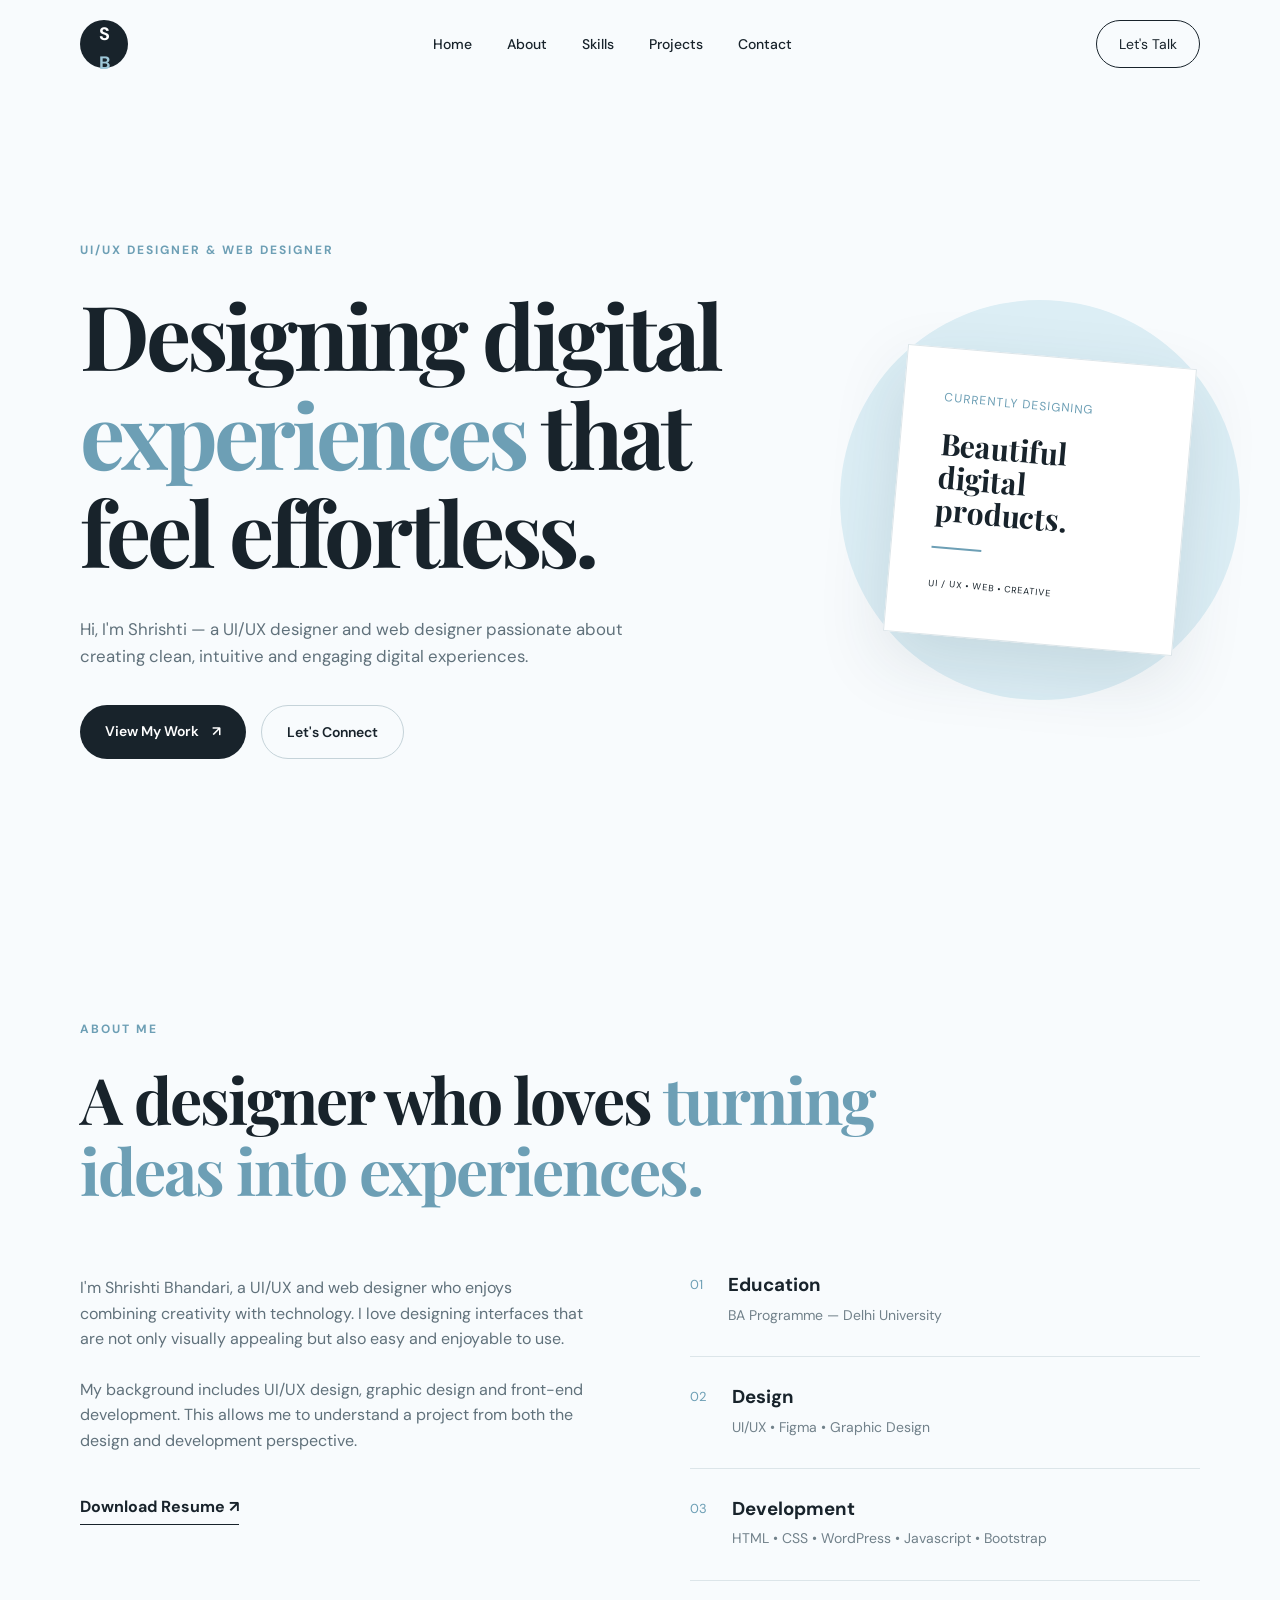
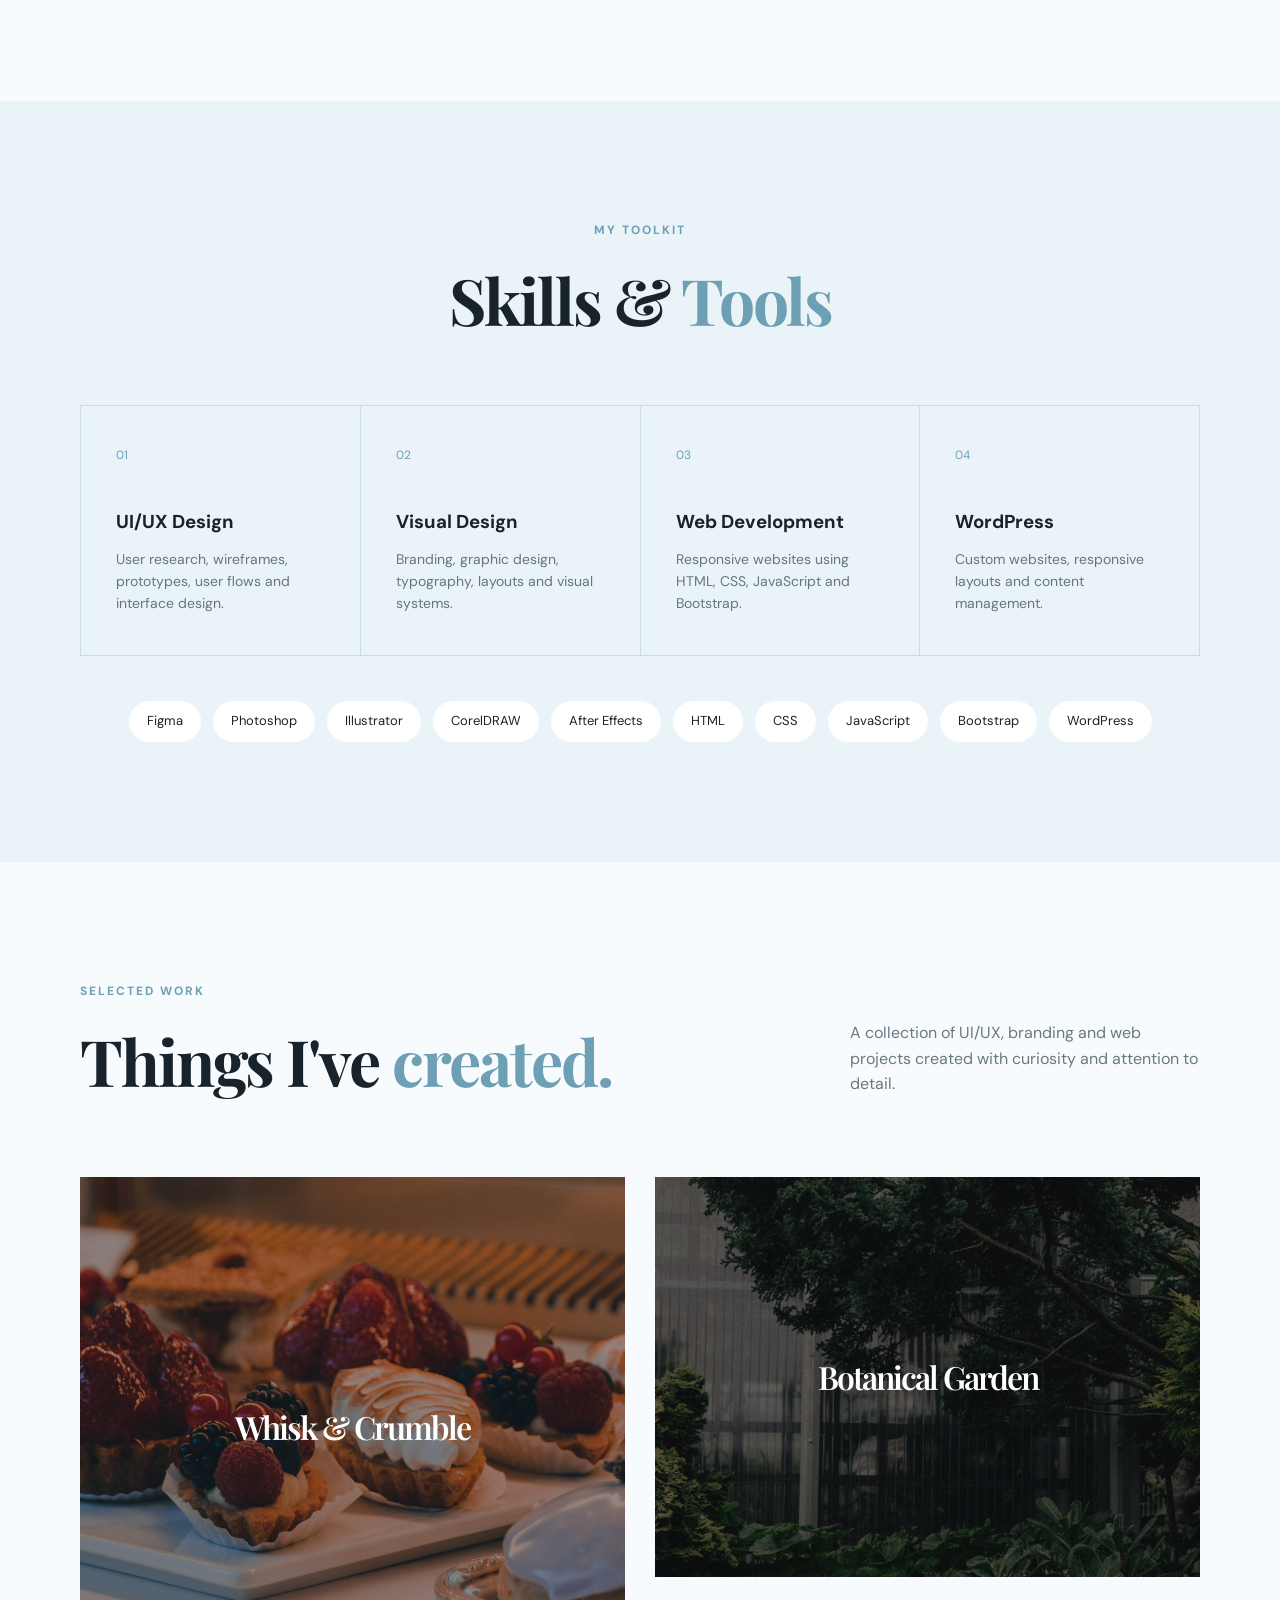
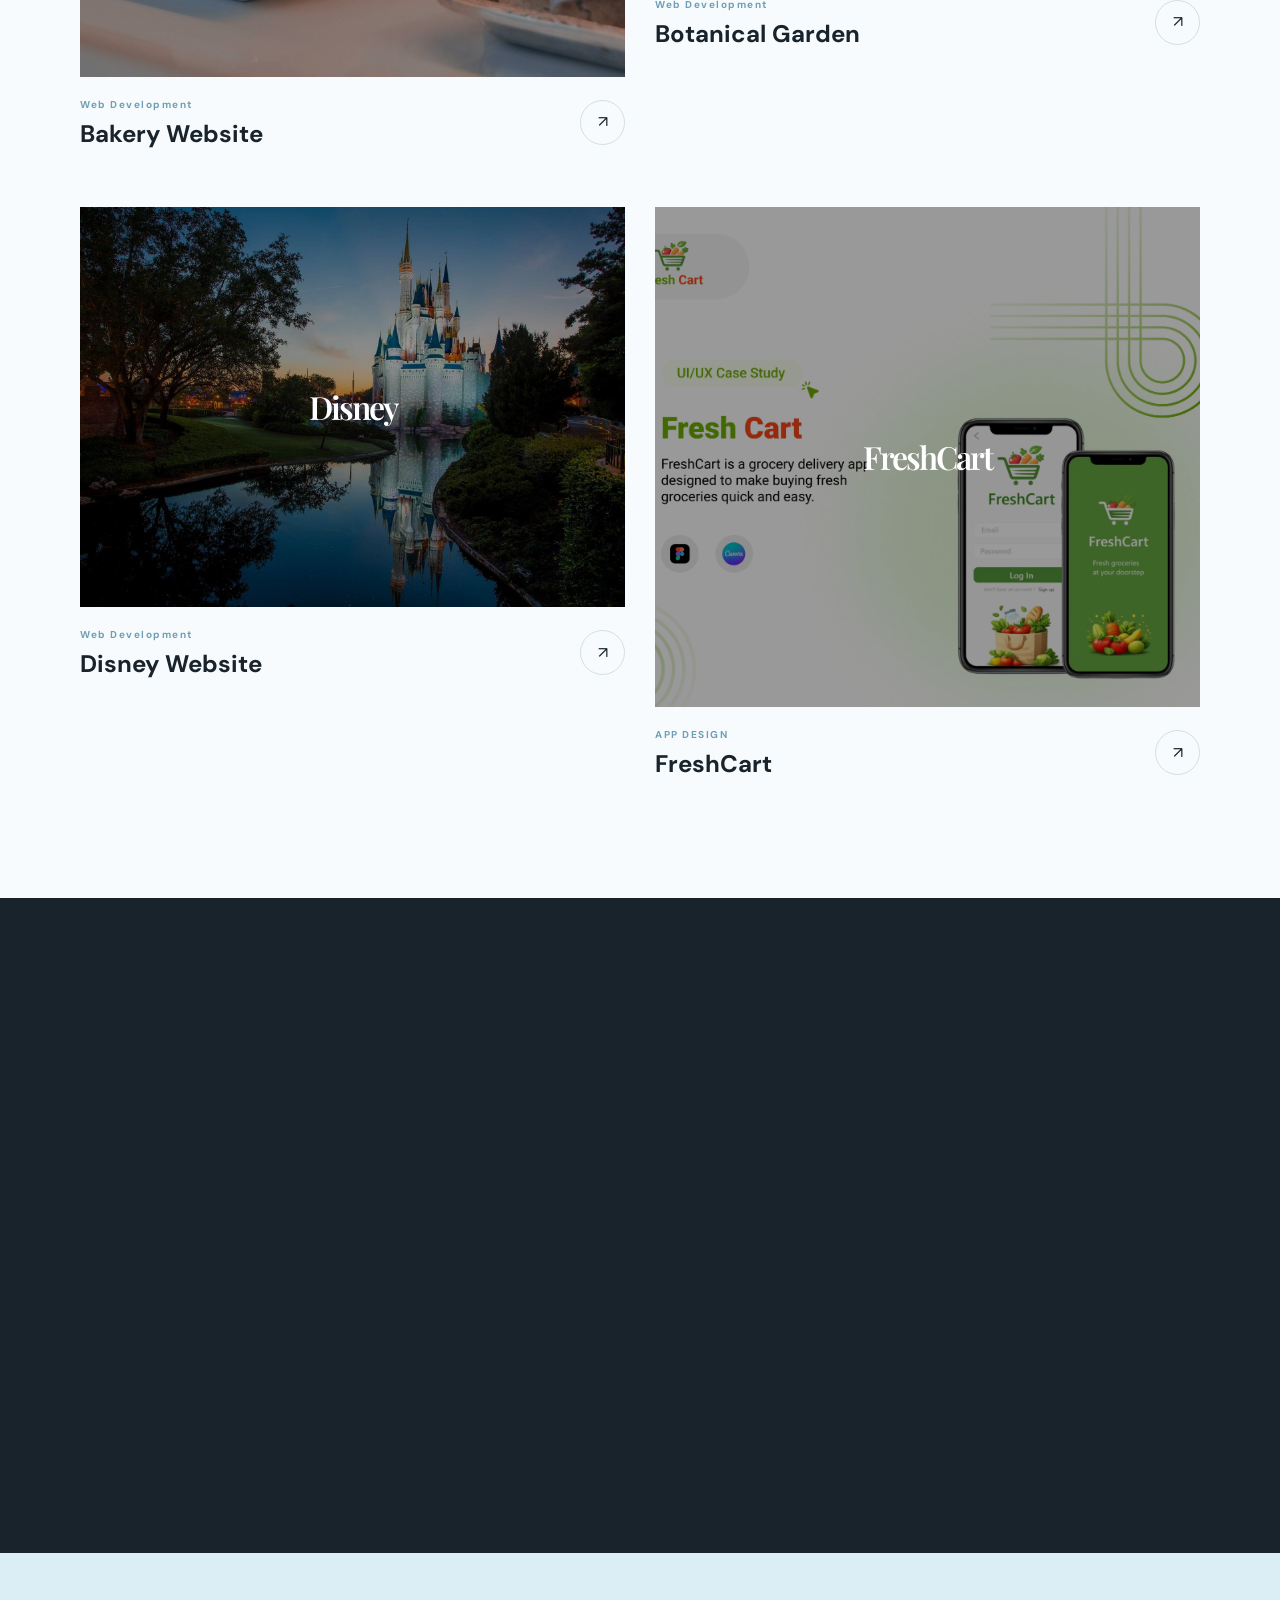
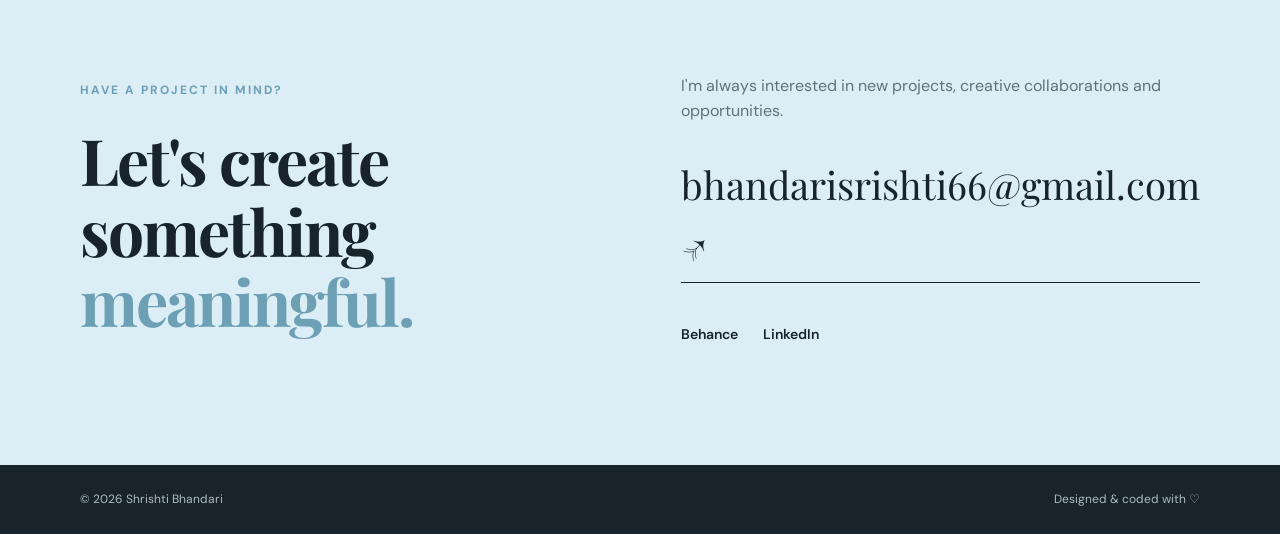
<file: index.html>
<!DOCTYPE html>
<html lang="en">
<head>
    <meta charset="UTF-8">
    <meta name="viewport" content="width=device-width, initial-scale=1.0">

    <meta name="description" content="Shrishti Bhandari - UI/UX Designer and Web Designer Portfolio">

    <title>Shrishti Bhandari | UI/UX Designer</title>

    <!-- Google Font -->
    <link rel="preconnect" href="https://fonts.googleapis.com">
    <link rel="preconnect" href="https://fonts.gstatic.com" crossorigin>
    <link href="https://fonts.googleapis.com/css2?family=DM+Sans:wght@400;500;600;700&family=Playfair+Display:wght@500;600;700&display=swap" rel="stylesheet">

    <link rel="stylesheet" href="css/style.css">
</head>

<body>

    <!-- ================= NAVBAR ================= -->

    <header class="navbar">
        <div class="container nav-container">

            <a href="#" class="logo">
                S<span>B</span>
            </a>

            <nav class="nav-menu" id="navMenu">
                <a href="#home">Home</a>
                <a href="#about">About</a>
                <a href="#skills">Skills</a>
                <a href="#projects">Projects</a>
                <a href="#contact">Contact</a>
            </nav>

            <a href="#contact" class="nav-button">
                Let's Talk
            </a>

            <button class="menu-toggle" id="menuToggle" aria-label="Open navigation menu" aria-expanded="false">
                ☰
            </button>

        </div>
    </header>


    <!-- ================= HERO ================= -->

    <main>

        <section class="hero" id="home">

            <div class="container hero-container">

                <div class="hero-content reveal reveal-up">

                    <p class="eyebrow">
                        UI/UX DESIGNER & WEB DESIGNER
                    </p>

                    <h1>
                        Designing digital
                        <span>experiences</span>
                        that feel effortless.
                    </h1>

                    <p class="hero-description">
                        Hi, I'm Shrishti — a UI/UX designer and web designer
                        passionate about creating clean, intuitive and engaging
                        digital experiences.
                    </p>

                    <div class="hero-buttons">

                        <a href="#projects" class="primary-button">
                            View My Work
                            <span>↗</span>
                        </a>

                        <a href="#contact" class="secondary-button">
                            Let's Connect
                        </a>

                    </div>

                </div>


                <div class="hero-visual reveal reveal-right">

                    <div class="circle"></div>

                    <div class="hero-card">

                        <p>Currently designing</p>

                        <h3>
                            Beautiful<br>
                            digital products.
                        </h3>

                        <div class="card-line"></div>

                        <span>UI / UX • WEB • CREATIVE</span>

                    </div>

                </div>

            </div>

        </section>


        <!-- ================= ABOUT ================= -->

        <section class="about section" id="about">

            <div class="container">

                <div class="section-heading reveal reveal-up">
                    <p class="eyebrow">ABOUT ME</p>

                    <h2>
                        A designer who loves
                        <span>turning ideas into experiences.</span>
                    </h2>
                </div>


                <div class="about-grid">

                    <div class="about-text reveal reveal-left">

                        <p>
                            I'm Shrishti Bhandari, a UI/UX and web designer
                            who enjoys combining creativity with technology.
                            I love designing interfaces that are not only
                            visually appealing but also easy and enjoyable
                            to use.
                        </p>

                        <p>
                            My background includes UI/UX design, graphic design and front-end development. This
                            allows me to understand a project from both the
                            design and development perspective.
                        </p>

                        <a href="#" class="text-link">
                            Download Resume ↗
                        </a>

                    </div>


                    <div class="about-details reveal reveal-right">

                        <div class="detail">
                            <span>01</span>
                            <div>
                                <h3>Education</h3>
                                <p>BA Programme — Delhi University</p>
                            </div>
                        </div>

                        <div class="detail">
                            <span>02</span>
                            <div>
                                <h3>Design</h3>
                                <p>UI/UX • Figma  • Graphic Design</p>
                            </div>
                        </div>

                        <div class="detail">
                            <span>03</span>
                            <div>
                                <h3>Development</h3>
                                <p>HTML • CSS •  WordPress  •  Javascript  •  Bootstrap </p>
                            </div>
                        </div>

                    </div>

                </div>

            </div>

        </section>


        <!-- ================= SKILLS ================= -->

        <section class="skills section" id="skills">

            <div class="container">

                <div class="section-heading center reveal reveal-up">
                    <p class="eyebrow">MY TOOLKIT</p>

                    <h2>
                        Skills & <span>Tools</span>
                    </h2>
                </div>


                <div class="skills-grid reveal-stagger">

                    <div class="skill-card">
                        <span>01</span>
                        <h3>UI/UX Design</h3>
                        <p>
                            User research, wireframes, prototypes,
                            user flows and interface design.
                        </p>
                    </div>

                    <div class="skill-card">
                        <span>02</span>
                        <h3>Visual Design</h3>
                        <p>
                            Branding, graphic design, typography,
                            layouts and visual systems.
                        </p>
                    </div>

                    <div class="skill-card">
                        <span>03</span>
                        <h3>Web Development</h3>
                        <p>
                            Responsive websites using HTML, CSS,
                            JavaScript and Bootstrap.
                        </p>
                    </div>

                    <div class="skill-card">
                        <span>04</span>
                        <h3>WordPress</h3>
                        <p>
                            Custom websites, responsive layouts
                            and content management.
                        </p>
                    </div>

                </div>


                <div class="tools reveal-stagger">

                    <span>Figma</span>
                    <span>Photoshop</span>
                    <span>Illustrator</span>
                    <span>CorelDRAW</span>
                    <span>After Effects</span>
                    <span>HTML</span>
                    <span>CSS</span>
                    <span>JavaScript</span>
                    <span>Bootstrap</span>
                    <span>WordPress</span>

                </div>

            </div>

        </section>


        <!-- ================= PROJECTS ================= -->

        <section class="projects section" id="projects">

            <div class="container">

                <div class="projects-top reveal reveal-up">

                    <div class="section-heading">
                        <p class="eyebrow">SELECTED WORK</p>

                        <h2>
                            Things I've <span>created.</span>
                        </h2>
                    </div>

                    <p class="projects-intro">
                        A collection of UI/UX, branding and web projects
                        created with curiosity and attention to detail.
                    </p>

                </div>


                <div class="projects-grid reveal-stagger">

                    <!-- PROJECT 1 -->

                   <article class="project project-large reveal-item">

    <div class="project-image project-bakery">
        <div class="project-placeholder">
            Whisk & Crumble
        </div>
    </div>

    <div class="project-info">
        <div>
            <p class="project-type">Web Development</p>
            <h3>Bakery Website</h3>
        </div>

        <a href="bakery/index.html" class="project-arrow">↗</a>
    </div>

</article>

                    <!-- PROJECT 2 -->

                    <article class="project reveal-item">

                        <div class="project-image project-botanical">
                            <div class="project-placeholder">
                                Botanical Garden
        
                            </div>
                        </div>

                        <div class="project-info">

                            <div>
                                <p class="project-type">Web Development</p>

                                <h3>Botanical Garden</h3>
                            </div>

                            <a href="botanical/index.html" class="project-arrow">↗</a>

                        </div>

                    </article>


                    <!-- PROJECT 3 -->

                    <article class="project reveal-item">

                        <div class="project-image project-Disney">
                            <div class="project-placeholder">
                                Disney
                                
                            </div>
                        </div>

                        <div class="project-info">

                            <div>
                                <p class="project-type">Web Development</p>

                                <h3>Disney Website</h3>
                            </div>

                            <a href="disney/index.html" class="project-arrow">↗</a>

                        </div>

                    </article>


                    <!-- PROJECT 4 -->

                    <article class="project project-large reveal-item">

                        <div class="project-image project-Freshcart">
                            <div class="project-placeholder">
                                FreshCart
                                
                            </div>
                        </div>

                        <div class="project-info">

                            <div>
                                <p class="project-type">APP DESIGN</p>

                                <h3>FreshCart</h3>
                            </div>

                            <a href="https://www.behance.net/gallery/244600727/Freshcart-App-case-study?platform=direct" class="project-arrow">↗</a>

                        </div>

                    </article>

                </div>

            </div>

    

        </section>


        <!-- ================= PROCESS ================= -->

        <section class="process section">

            <div class="container">

                <div class="section-heading center reveal reveal-up">

                    <p class="eyebrow">MY PROCESS</p>

                    <h2>
                        From idea to <span>interface.</span>
                    </h2>

                </div>


                <div class="process-grid reveal-stagger">

                    <div class="process-item reveal-item">
                        <span>01</span>
                        <h3>Discover</h3>
                        <p>
                            Understand the problem, audience and
                            project goals.
                        </p>
                    </div>

                    <div class="process-item reveal-item">
                        <span>02</span>
                        <h3>Define</h3>
                        <p>
                            Organize ideas and create a clear
                            structure for the experience.
                        </p>
                    </div>

                    <div class="process-item reveal-item">
                        <span>03</span>
                        <h3>Design</h3>
                        <p>
                            Turn concepts into wireframes and
                            polished interfaces.
                        </p>
                    </div>

                    <div class="process-item reveal-item">
                        <span>04</span>
                        <h3>Develop</h3>
                        <p>
                            Build responsive and functional
                            digital experiences.
                        </p>
                    </div>

                </div>

            </div>

        </section>


        <!-- ================= CONTACT ================= -->

        <section class="contact section" id="contact">

            <div class="container contact-container">

                <div>

                    <p class="eyebrow">
                        HAVE A PROJECT IN MIND?
                    </p>

                    <h2>
                        Let's create something
                        <span>meaningful.</span>
                    </h2>

                </div>


                <div class="contact-right">

                    <p>
                        I'm always interested in new projects,
                        creative collaborations and opportunities.
                    </p>

                    <a href="mailto:your@email.com" class="email">
                        bhandarisrishti66@gmail.com ↗
                    </a>

                    <div class="social-links">

                        <a href="https://www.behance.net/srishtibhandari1">Behance</a>
                        <a href="https://www.linkedin.com/in/shrishti-bhandari-59b27b3b6?utm_source=share_via&utm_content=profile&utm_medium=member_android">LinkedIn</a>

                    </div>

                </div>

            </div>

        </section>

    </main>


    <!-- ================= FOOTER ================= -->

    <footer>

        <div class="container footer-container">

            <p>
                © 2026 Shrishti Bhandari
            </p>

            <p>
                Designed & coded with ♡
            </p>

        </div>

    </footer>


<script>
/* =========================
   MOBILE NAVIGATION
========================= */
const menuToggle = document.getElementById("menuToggle");
const navMenu = document.getElementById("navMenu");

if (menuToggle && navMenu) {
    menuToggle.addEventListener("click", () => {
        navMenu.classList.toggle("active");
        menuToggle.setAttribute(
            "aria-expanded",
            navMenu.classList.contains("active")
        );
    });

    navMenu.querySelectorAll("a").forEach(link => {
        link.addEventListener("click", () => {
            navMenu.classList.remove("active");
            menuToggle.setAttribute("aria-expanded", "false");
        });
    });
}

/* =========================
   SCROLL REVEAL ANIMATION
========================= */
const revealElements = document.querySelectorAll(
    ".reveal, .reveal-item, .reveal-stagger"
);

const revealObserver = new IntersectionObserver((entries, observer) => {
    entries.forEach(entry => {
        if (entry.isIntersecting) {
            entry.target.classList.add("show");
            observer.unobserve(entry.target);
        }
    });
}, {
    threshold: 0.12,
    rootMargin: "0px 0px -50px 0px"
});

revealElements.forEach(element => revealObserver.observe(element));
</script>

</body>
</html>
</file>
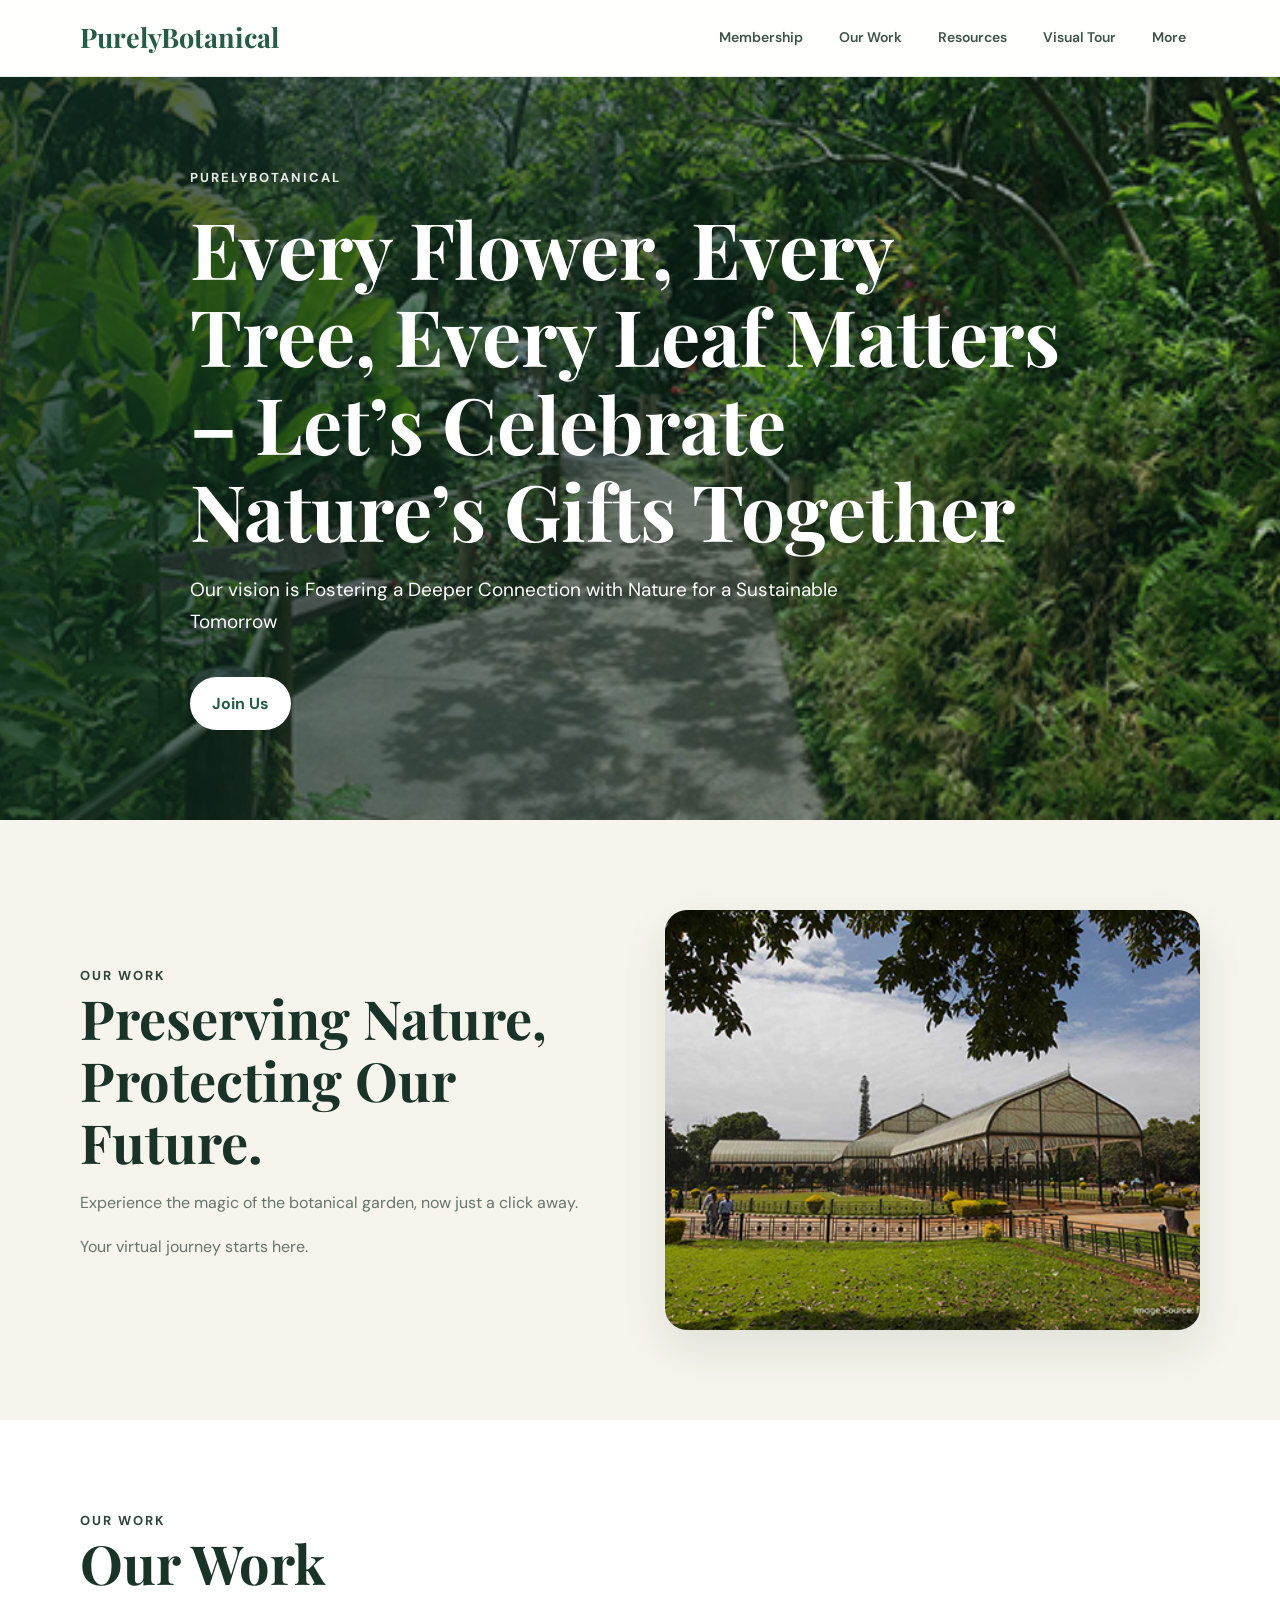
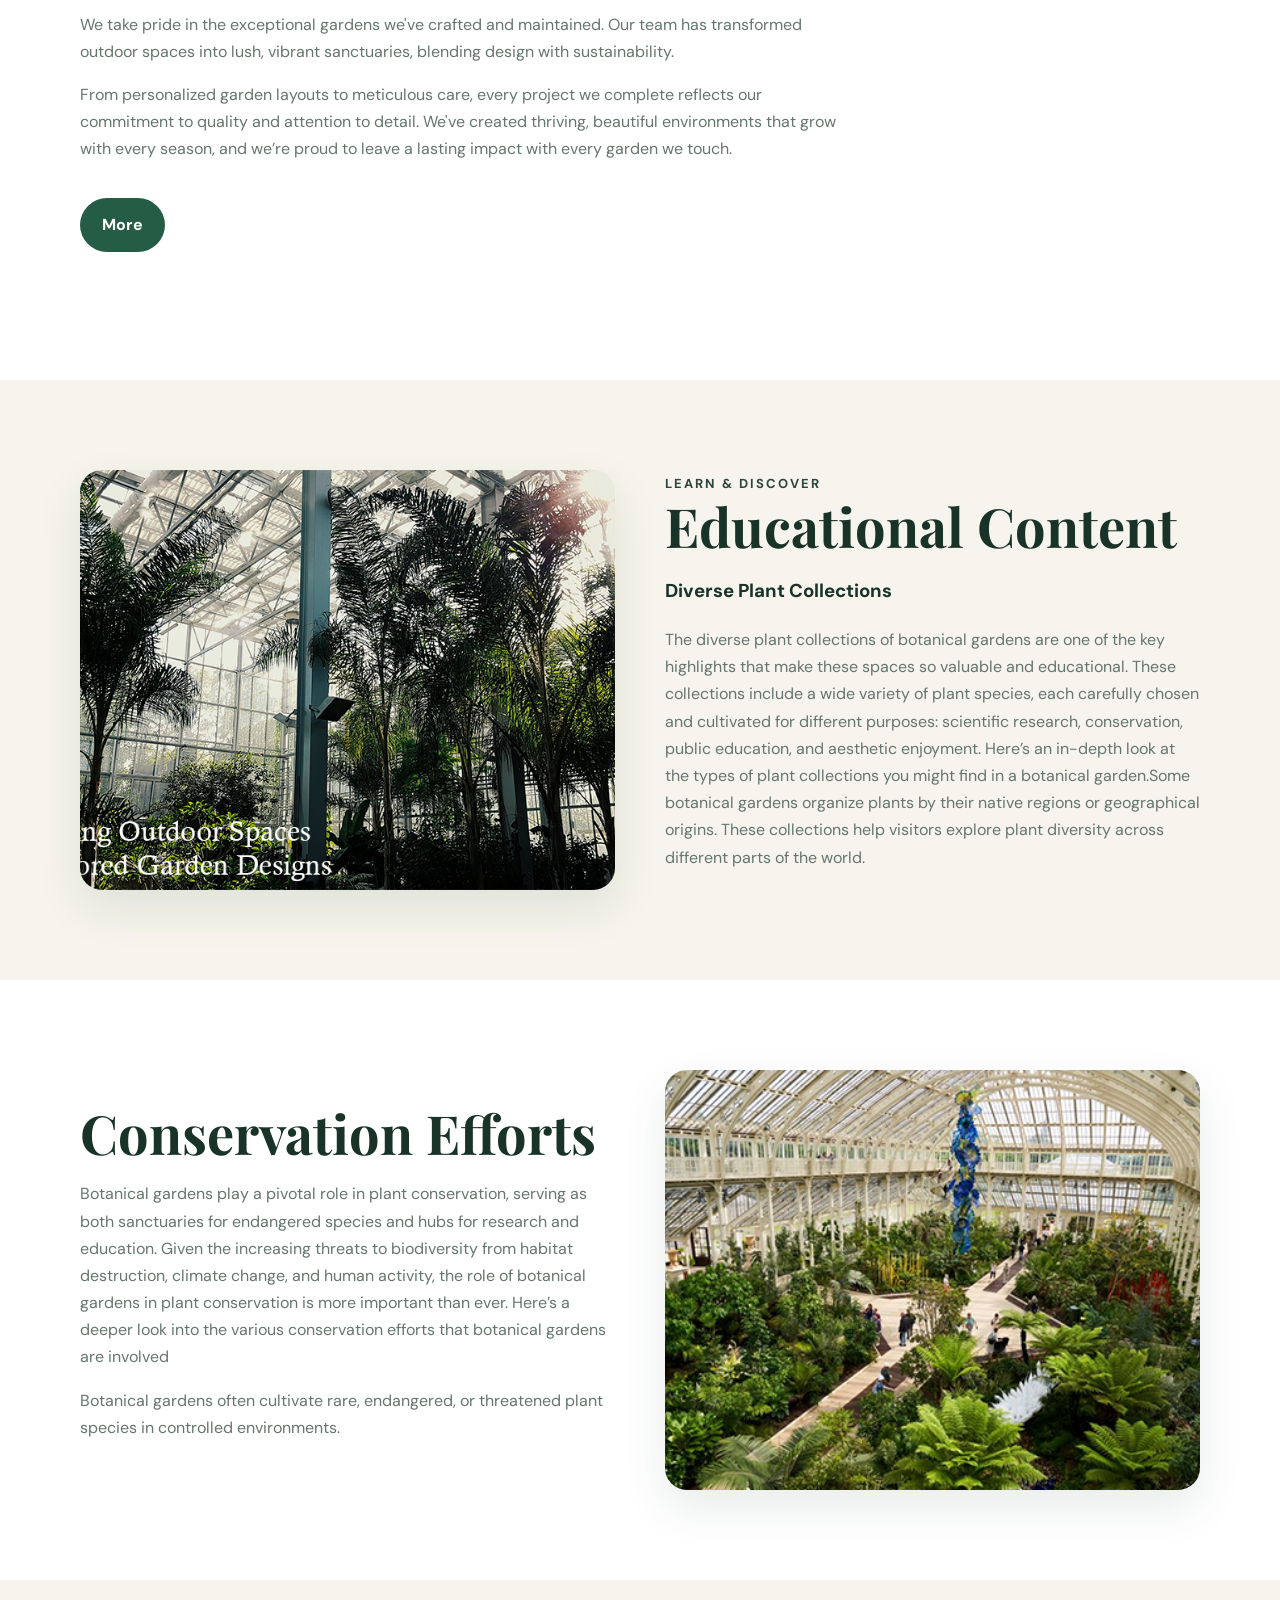
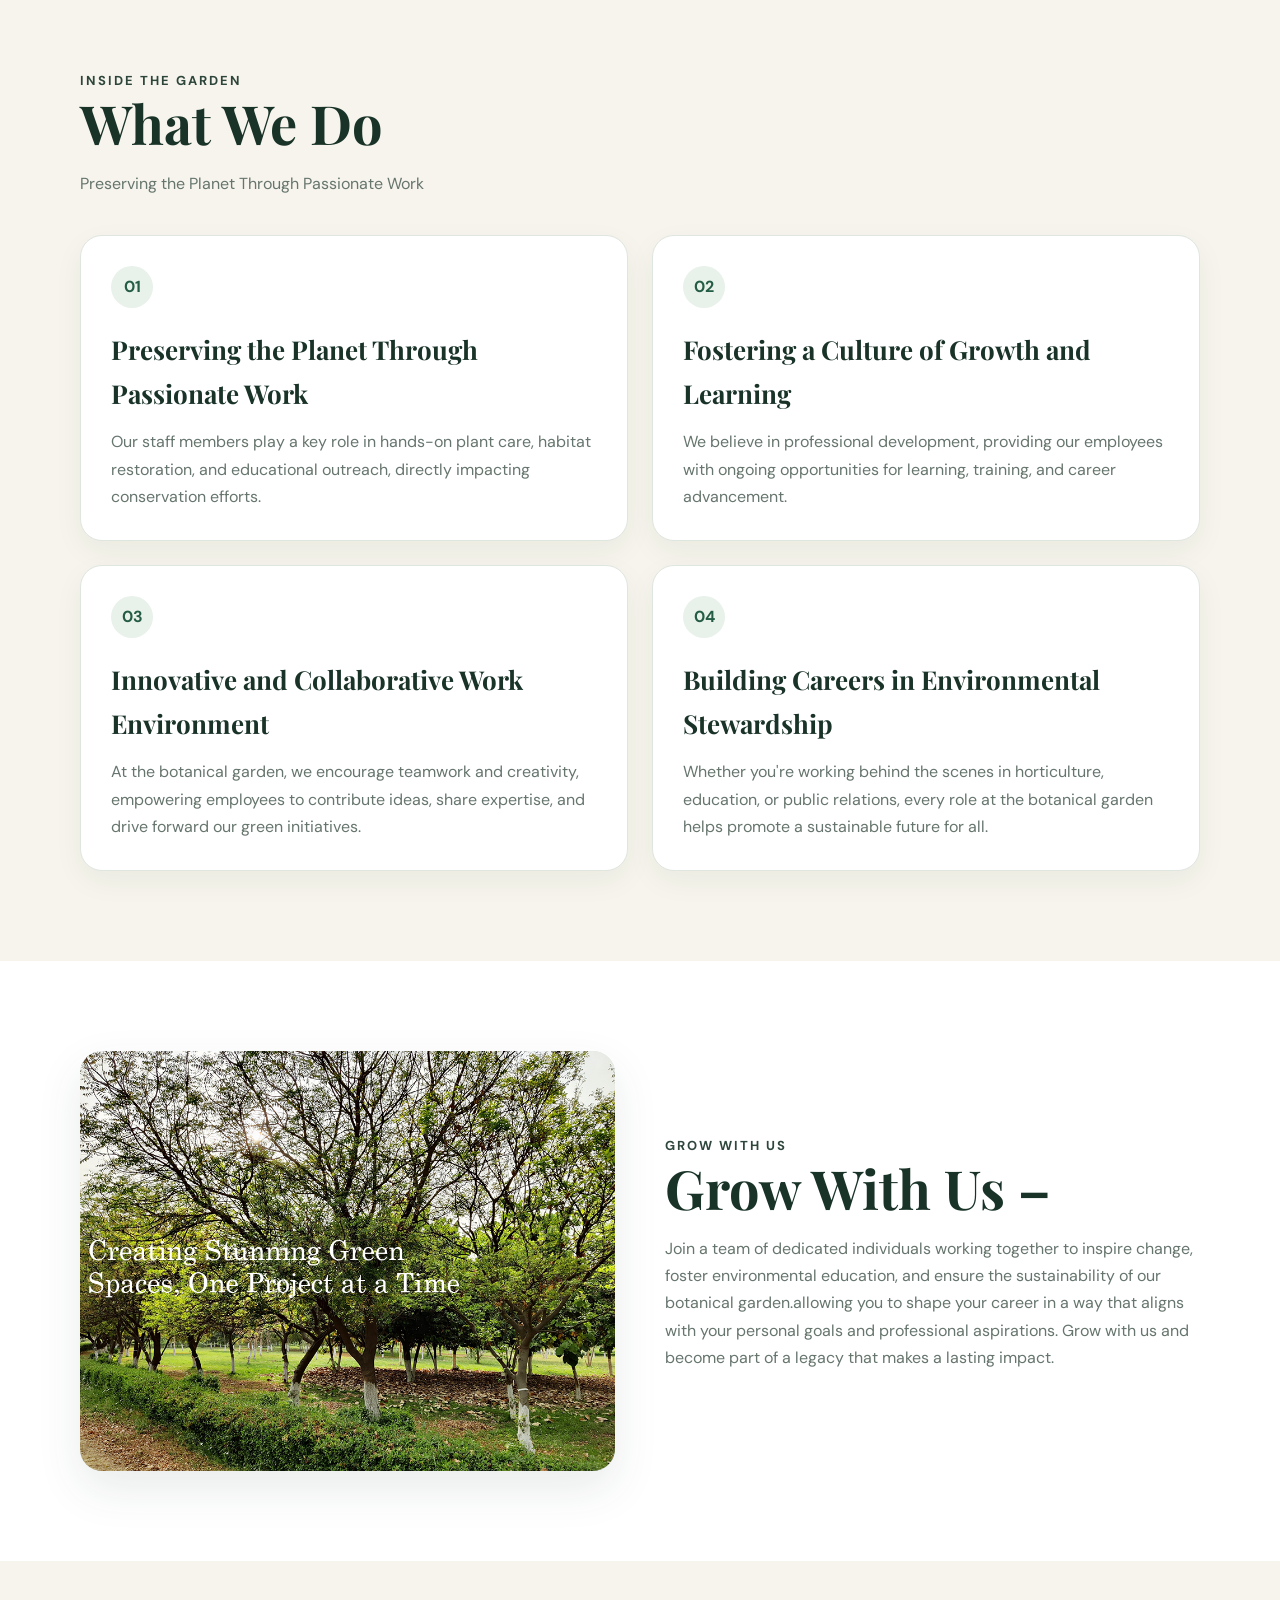
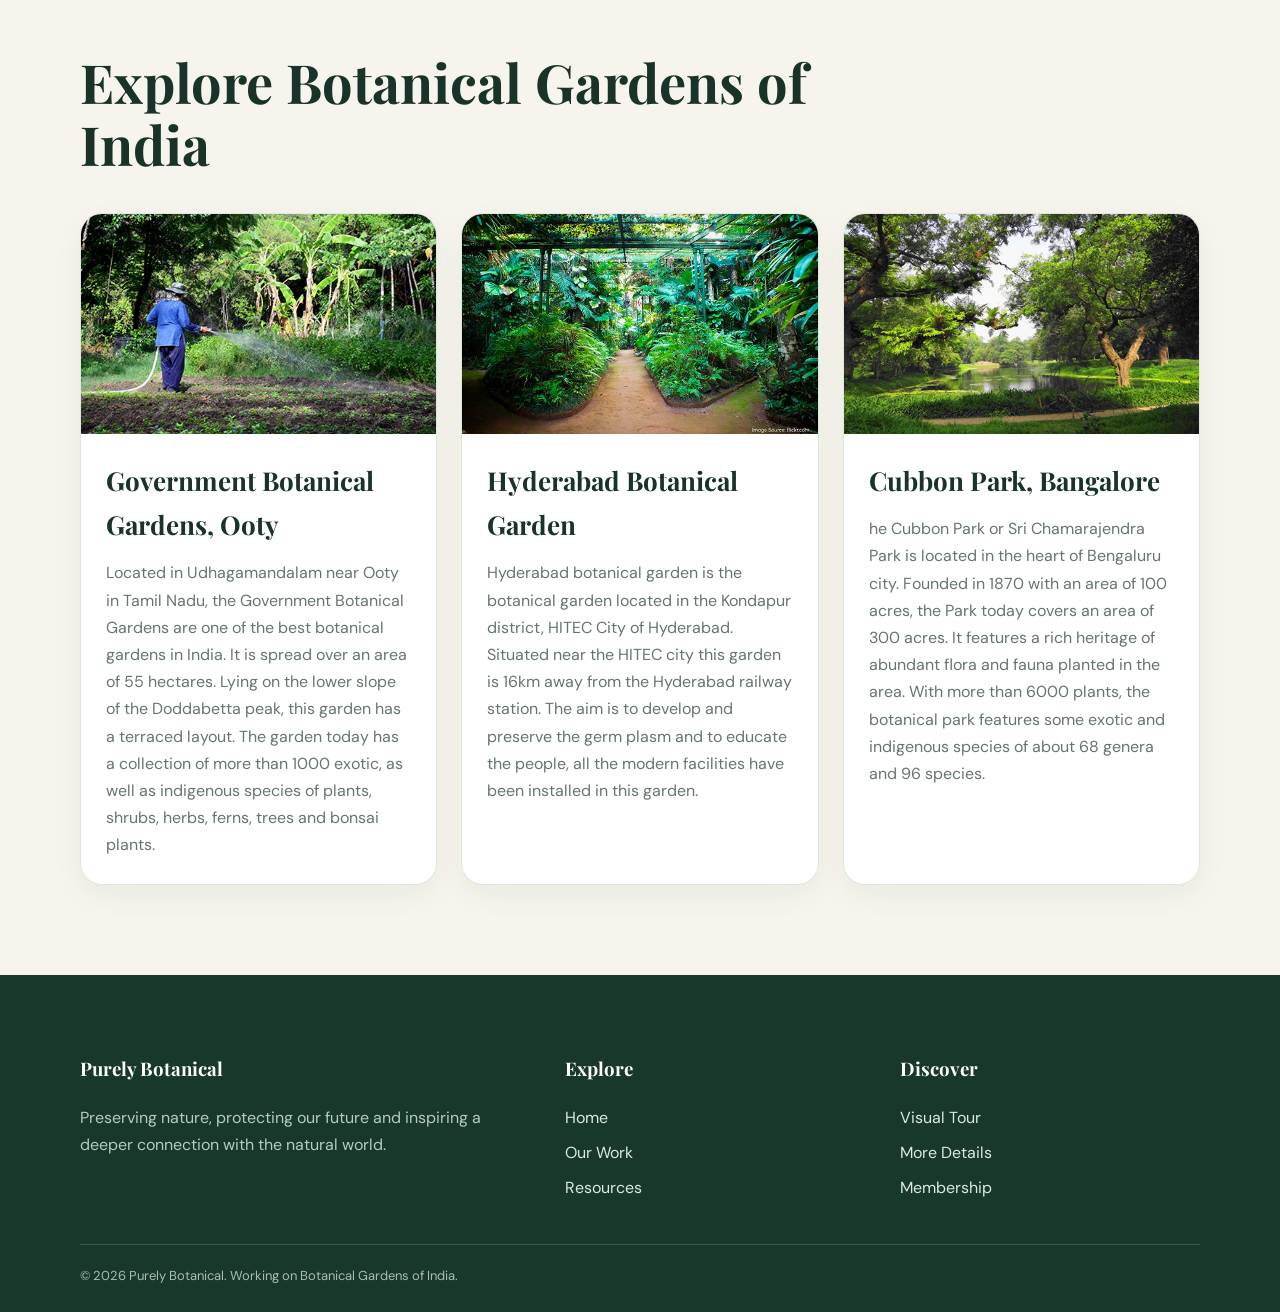
<file: botanical/index.html>
<!doctype html><html lang="en"><head><meta charset="utf-8"><meta name="viewport" content="width=device-width,initial-scale=1"><title>Botanical Garden</title><link rel="stylesheet" href="css/style.css"></head><body><header class="site-header"><div class="container nav-wrap"><a class="brand" href="index.html">PurelyBotanical</a><button class="nav-toggle" aria-label="Open menu" aria-expanded="false">☰</button><nav><ul class="nav-links"><li><a href="botanical form.html" class="">Membership</a></li><li><a href="botanical work.html" class="">Our Work</a></li><li><a href="resources.html" class="">Resources</a></li><li><a href="visual tour.html" class="">Visual Tour</a></li><li><a href="botanical details.html" class="">More</a></li></ul></nav></div></header><section class="hero"><div class="container hero-inner reveal"><div class="eyebrow">PurelyBotanical</div><h1>Every Flower, Every Tree, Every Leaf Matters – Let’s Celebrate Nature’s Gifts Together</h1><p>Our vision is Fostering a Deeper Connection with Nature for a Sustainable Tomorrow</p><a class="btn" href="botanical form.html">Join Us</a></div></section>
<section class="section"><div class="container split reveal"><div class="copy"><div class="eyebrow">Our work</div><h2>Preserving Nature, Protecting Our Future.</h2><p>Experience the magic of the botanical garden, now just a click away.</p><p>Your virtual journey starts here.</p></div><div class="media"><img src="images/bot12.png" alt="Botanical garden"></div></div></section>
<section class="section alt"><div class="container"><div class="section-head reveal"><div class="eyebrow">Our work</div><h2>Our Work</h2><p>We take pride in the exceptional gardens we've crafted and maintained. Our team has transformed outdoor spaces into lush, vibrant sanctuaries, blending design with sustainability.</p><p>From personalized garden layouts to meticulous care, every project we complete reflects our commitment to quality and attention to detail. We've created thriving, beautiful environments that grow with every season, and we’re proud to leave a lasting impact with every garden we touch.</p><a class="btn" style="background:var(--green);color:#fff" href="botanical work.html">More</a></div></div></section>
<section class="section"><div class="container split reveal"><div class="media"><img src="images/bot2.png" alt="Plants"></div><div class="copy"><div class="eyebrow">Learn & discover</div><h2>Educational Content</h2><h3>Diverse Plant Collections</h3><p>The diverse plant collections of botanical gardens are one of the key highlights that make these spaces so valuable and educational. These collections include a wide variety of plant species, each carefully chosen and cultivated for different purposes: scientific research, conservation, public education, and aesthetic enjoyment. Here’s an in-depth look at the types of plant collections you might find in a botanical garden.Some botanical gardens organize plants by their native regions or geographical origins. These collections help visitors explore plant diversity across different parts of the world.</p></div></div></section>
<section class="section alt"><div class="container split reveal"><div class="copy"><h2>Conservation Efforts</h2><p>Botanical gardens play a pivotal role in plant conservation, serving as both sanctuaries for endangered species and hubs for research and education. Given the increasing threats to biodiversity from habitat destruction, climate change, and human activity, the role of botanical gardens in plant conservation is more important than ever. Here’s a deeper look into the various conservation efforts that botanical gardens are involved</p><p>Botanical gardens often cultivate rare, endangered, or threatened plant species in controlled environments.</p></div><div class="media"><img src="images/bot8.png" alt="Conservation"></div></div></section>
<section class="section"><div class="container"><div class="section-head reveal"><div class="eyebrow">Inside the garden</div><h2>What We Do</h2><p>Preserving the Planet Through Passionate Work</p></div><div class="cards"><article class="card reveal"><span class="number">01</span><h3>Preserving the Planet Through Passionate Work</h3><p>Our staff members play a key role in hands-on plant care, habitat restoration, and educational outreach, directly impacting conservation efforts.</p></article><article class="card reveal"><span class="number">02</span><h3>Fostering a Culture of Growth and Learning</h3><p>We believe in professional development, providing our employees with ongoing opportunities for learning, training, and career advancement.</p></article><article class="card reveal"><span class="number">03</span><h3>Innovative and Collaborative Work Environment</h3><p>At the botanical garden, we encourage teamwork and creativity, empowering employees to contribute ideas, share expertise, and drive forward our green initiatives.</p></article><article class="card reveal"><span class="number">04</span><h3>Building Careers in Environmental Stewardship</h3><p>Whether you're working behind the scenes in horticulture, education, or public relations, every role at the botanical garden helps promote a sustainable future for all.</p></article></div></div></section>
<section class="section alt"><div class="container split reveal"><div class="media"><img src="images/bot4.png" alt="Botanical garden work"></div><div class="copy"><div class="eyebrow">Grow With Us</div><h2>Grow With Us –</h2><p>Join a team of dedicated individuals working together to inspire change, foster environmental education, and ensure the sustainability of our botanical garden.allowing you to shape your career in a way that aligns with your personal goals and professional aspirations. Grow with us and become part of a legacy that makes a lasting impact.</p></div></div></section>
<section class="section"><div class="container"><div class="section-head reveal"><h2>Explore Botanical Gardens of India</h2></div><div class="cards three"><article class="card garden-card reveal"><img src="images/bot9.png" alt="Government Botanical Gardens, Ooty"><div class="card-body"><h3>Government Botanical Gardens, Ooty</h3><p>Located in Udhagamandalam near Ooty in Tamil Nadu, the Government Botanical Gardens are one of the best botanical gardens in India. It is spread over an area of 55 hectares. Lying on the lower slope of the Doddabetta peak, this garden has a terraced layout. The garden today has a collection of more than 1000 exotic, as well as indigenous species of plants, shrubs, herbs, ferns, trees and bonsai plants.</p></div></article><article class="card garden-card reveal"><img src="images/bot13.png" alt="Hyderabad Botanical Garden"><div class="card-body"><h3>Hyderabad Botanical Garden</h3><p>Hyderabad botanical garden is the botanical garden located in the Kondapur district, HITEC City of Hyderabad. Situated near the HITEC city this garden is 16km away from the Hyderabad railway station. The aim is to develop and preserve the germ plasm and to educate the people, all the modern facilities have been installed in this garden.</p></div></article><article class="card garden-card reveal"><img src="images/bot20.png" alt="Cubbon Park, Bangalore"><div class="card-body"><h3>Cubbon Park, Bangalore</h3><p>he Cubbon Park or Sri Chamarajendra Park is located in the heart of Bengaluru city. Founded in 1870 with an area of 100 acres, the Park today covers an area of 300 acres. It features a rich heritage of abundant flora and fauna planted in the area. With more than 6000 plants, the botanical park features some exotic and indigenous species of about 68 genera and 96 species.</p></div></article></div></div></section><footer class="footer"><div class="container footer-grid"><div><h3>Purely Botanical</h3><p>Preserving nature, protecting our future and inspiring a deeper connection with the natural world.</p></div><div><h3>Explore</h3><a href="index.html">Home</a><a href="botanical work.html">Our Work</a><a href="resources.html">Resources</a></div><div><h3>Discover</h3><a href="visual tour.html">Visual Tour</a><a href="botanical details.html">More Details</a><a href="botanical form.html">Membership</a></div></div><div class="container copyright">© 2026 Purely Botanical. Working on Botanical Gardens of India.</div></footer><script src="js/script.js"></script></body></html>
</file>
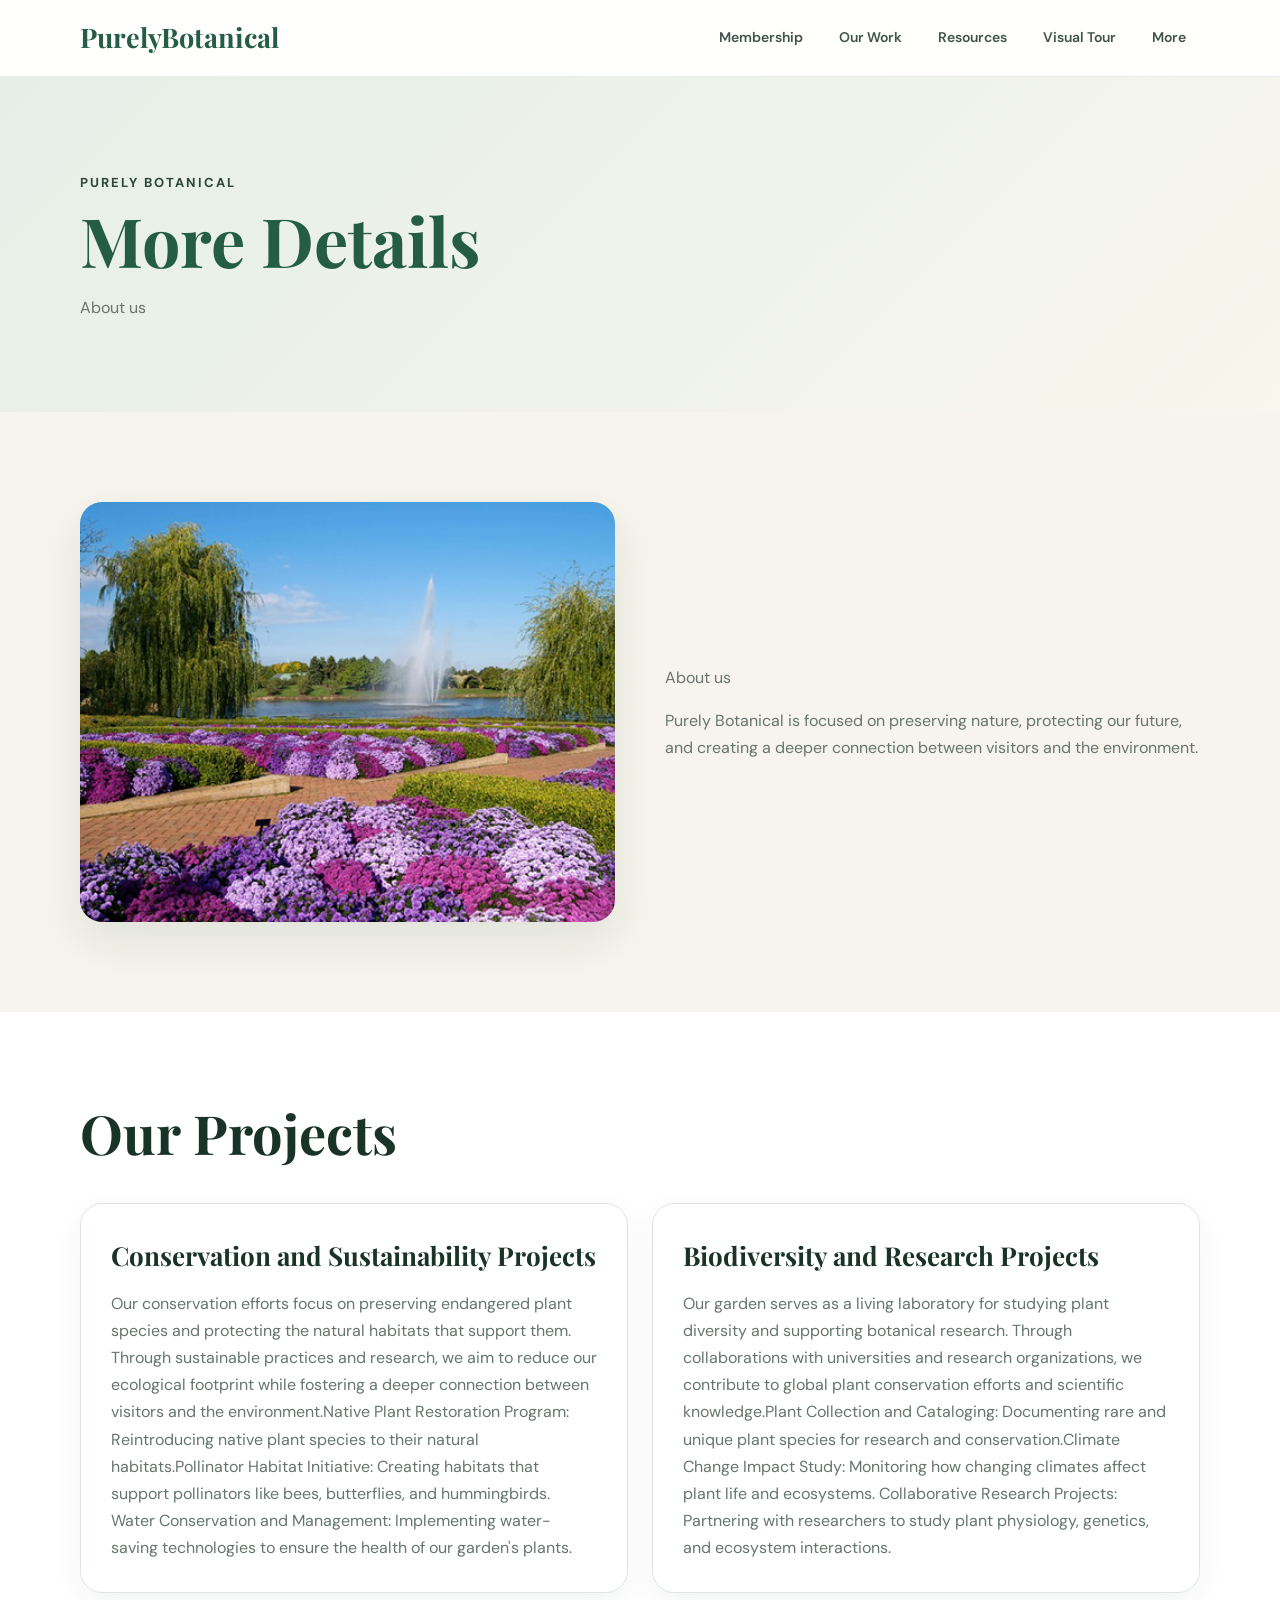
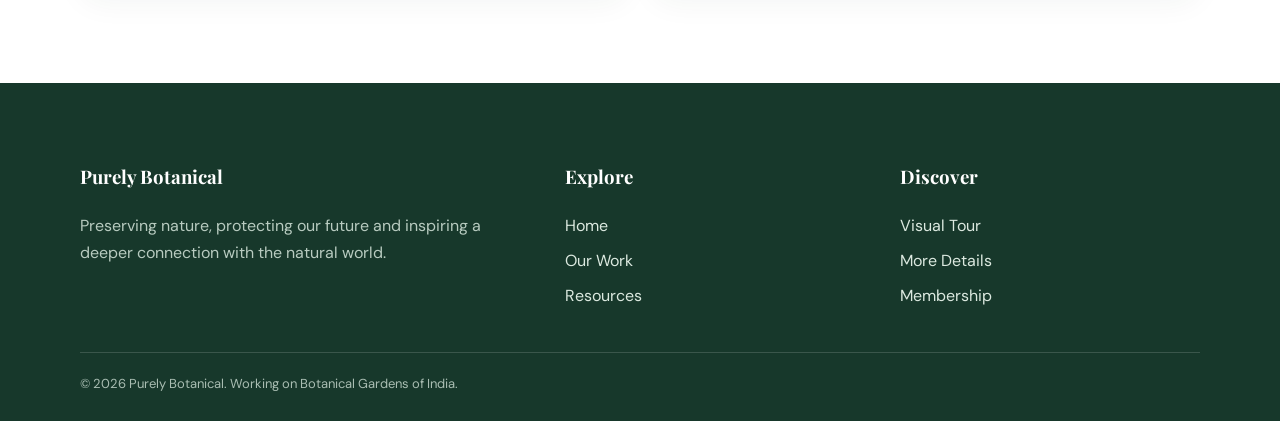
<file: botanical/botanical details.html>
<!doctype html><html lang="en"><head><meta charset="utf-8"><meta name="viewport" content="width=device-width,initial-scale=1"><title>Botanical Details</title><link rel="stylesheet" href="css/style.css"></head><body><header class="site-header"><div class="container nav-wrap"><a class="brand" href="index.html">PurelyBotanical</a><button class="nav-toggle" aria-label="Open menu" aria-expanded="false">☰</button><nav><ul class="nav-links"><li><a href="botanical form.html" class="">Membership</a></li><li><a href="botanical work.html" class="">Our Work</a></li><li><a href="resources.html" class="">Resources</a></li><li><a href="visual tour.html" class="">Visual Tour</a></li><li><a href="botanical details.html" class="">More</a></li></ul></nav></div></header><section class="page-hero"><div class="container reveal"><div class="eyebrow">Purely Botanical</div><h1>More Details</h1><p>About us</p></div></section><section class="section"><div class="container"><div class="split reveal"><div class="media"><img src="images/bot25.png" alt="Botanical garden"></div><div class="copy"><p>About us</p><p>Purely Botanical is focused on preserving nature, protecting our future, and creating a deeper connection between visitors and the environment.</p></div></div></div></section><section class="section alt"><div class="container"><div class="section-head reveal"><h2>Our Projects</h2></div><div class="cards"><article class="card reveal"><h3>Conservation and Sustainability Projects</h3><p>Our conservation efforts focus on preserving endangered plant species and protecting the natural habitats that support them. Through sustainable practices and research, we aim to reduce our ecological footprint while fostering a deeper connection between visitors and the environment.Native Plant Restoration Program: Reintroducing native plant species to their natural habitats.Pollinator Habitat Initiative: Creating habitats that support pollinators like bees, butterflies, and hummingbirds. Water Conservation and Management: Implementing water-saving technologies to ensure the health of our garden's plants.</p></article><article class="card reveal"><h3>Biodiversity and Research Projects</h3><p>Our garden serves as a living laboratory for studying plant diversity and supporting botanical research. Through collaborations with universities and research organizations, we contribute to global plant conservation efforts and scientific knowledge.Plant Collection and Cataloging: Documenting rare and unique plant species for research and conservation.Climate Change Impact Study: Monitoring how changing climates affect plant life and ecosystems. Collaborative Research Projects: Partnering with researchers to study plant physiology, genetics, and ecosystem interactions.</p></article></div></div></section><footer class="footer"><div class="container footer-grid"><div><h3>Purely Botanical</h3><p>Preserving nature, protecting our future and inspiring a deeper connection with the natural world.</p></div><div><h3>Explore</h3><a href="index.html">Home</a><a href="botanical work.html">Our Work</a><a href="resources.html">Resources</a></div><div><h3>Discover</h3><a href="visual tour.html">Visual Tour</a><a href="botanical details.html">More Details</a><a href="botanical form.html">Membership</a></div></div><div class="container copyright">© 2026 Purely Botanical. Working on Botanical Gardens of India.</div></footer><script src="js/script.js"></script></body></html>
</file>
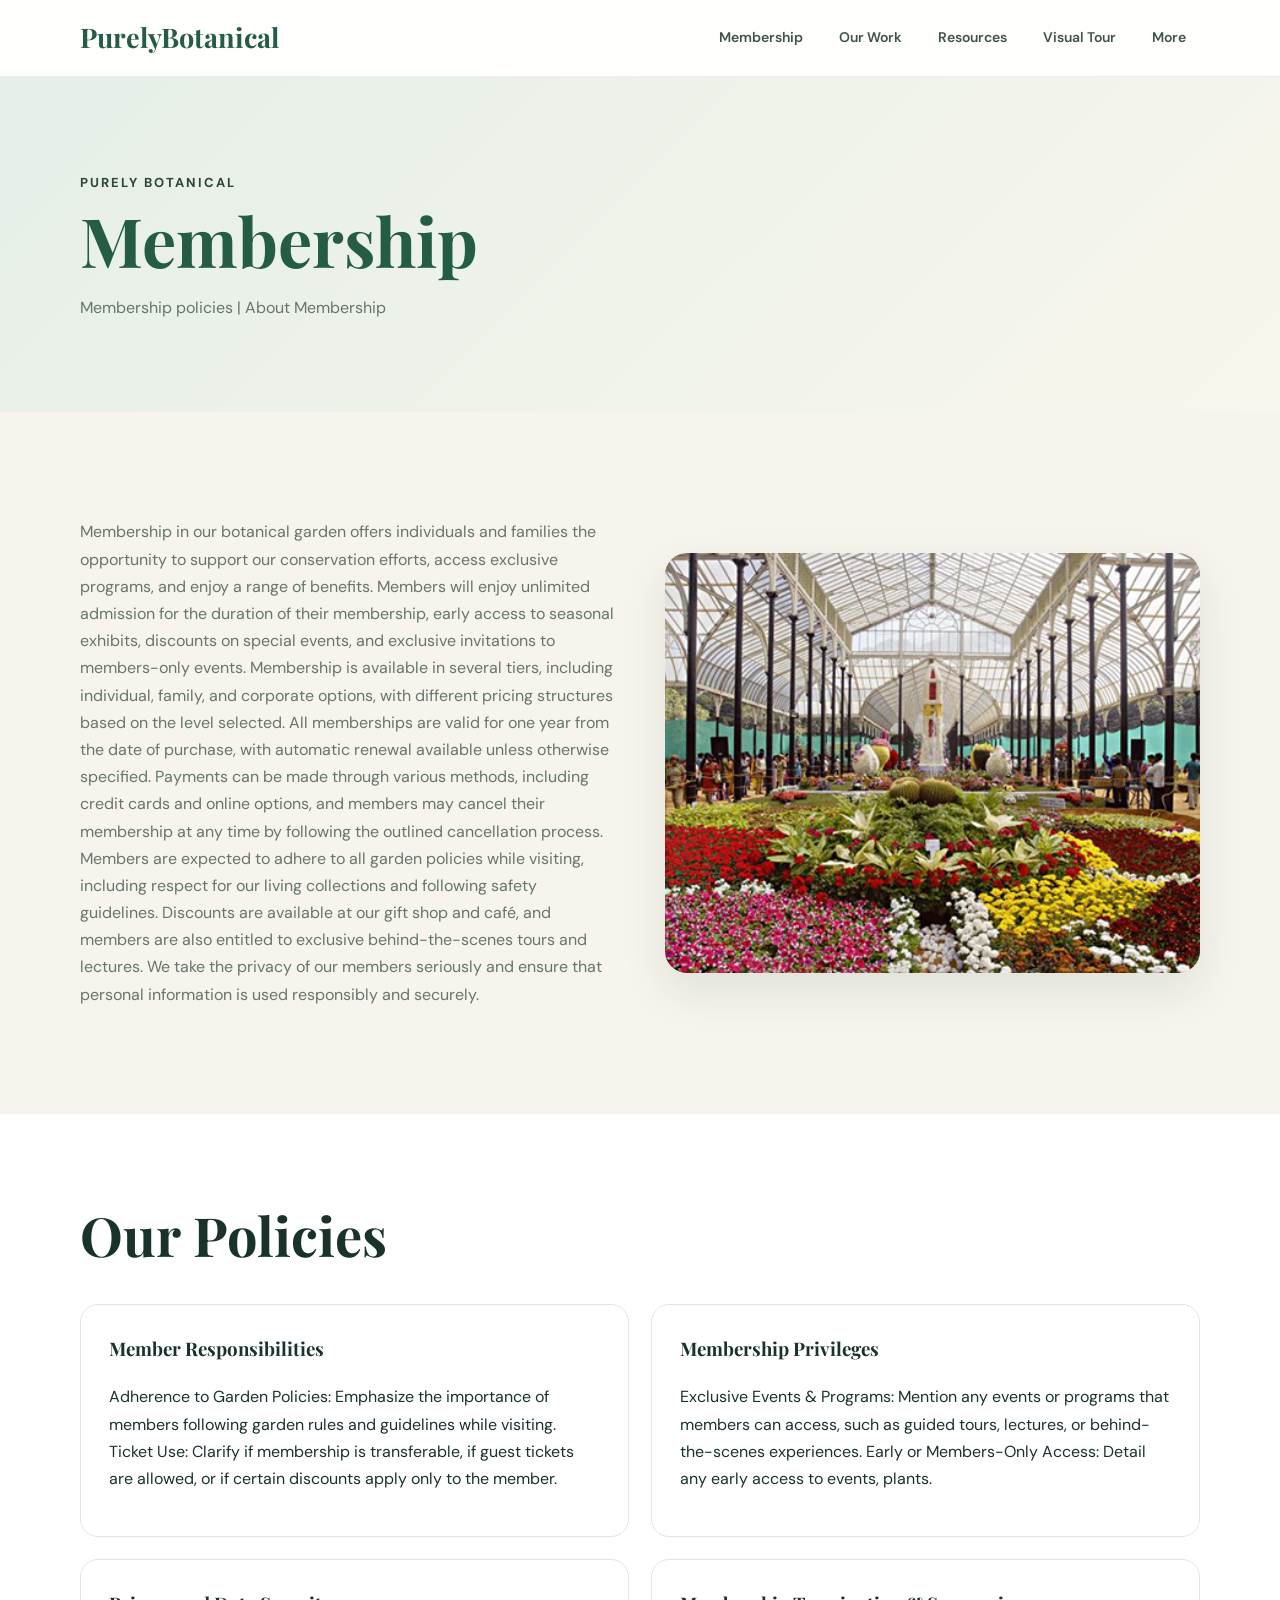
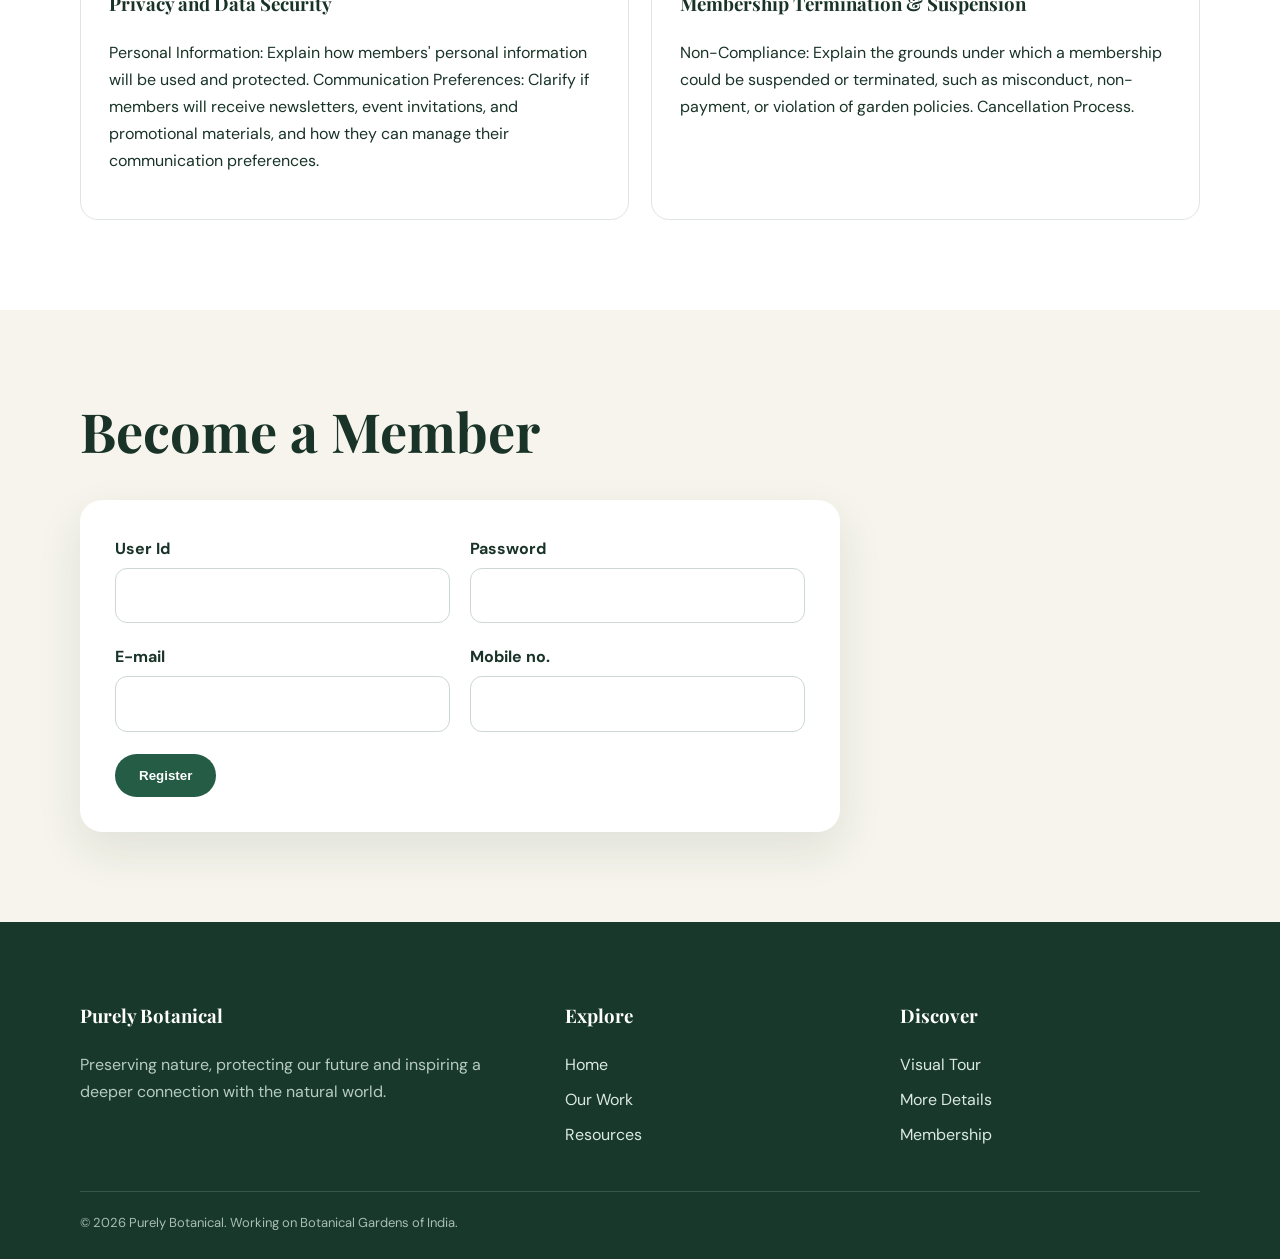
<file: botanical/botanical form.html>
<!doctype html><html lang="en"><head><meta charset="utf-8"><meta name="viewport" content="width=device-width,initial-scale=1"><title>Botanical Form</title><link rel="stylesheet" href="css/style.css"></head><body><header class="site-header"><div class="container nav-wrap"><a class="brand" href="index.html">PurelyBotanical</a><button class="nav-toggle" aria-label="Open menu" aria-expanded="false">☰</button><nav><ul class="nav-links"><li><a href="botanical form.html" class="">Membership</a></li><li><a href="botanical work.html" class="">Our Work</a></li><li><a href="resources.html" class="">Resources</a></li><li><a href="visual tour.html" class="">Visual Tour</a></li><li><a href="botanical details.html" class="">More</a></li></ul></nav></div></header><section class="page-hero"><div class="container reveal"><div class="eyebrow">Purely Botanical</div><h1>Membership</h1><p>Membership policies | About Membership</p></div></section><section class="section"><div class="container"><div class="split reveal"><div class="copy"><p>Membership in our botanical garden offers individuals and families the opportunity to support our conservation efforts, access exclusive programs, and enjoy a range of benefits. Members will enjoy unlimited admission for the duration of their membership, early access to seasonal exhibits, discounts on special events, and exclusive invitations to members-only events. Membership is available in several tiers, including individual, family, and corporate options, with different pricing structures based on the level selected. All memberships are valid for one year from the date of purchase, with automatic renewal available unless otherwise specified. Payments can be made through various methods, including credit cards and online options, and members may cancel their membership at any time by following the outlined cancellation process. Members are expected to adhere to all garden policies while visiting, including respect for our living collections and following safety guidelines. Discounts are available at our gift shop and café, and members are also entitled to exclusive behind-the-scenes tours and lectures. We take the privacy of our members seriously and ensure that personal information is used responsibly and securely.</p></div><div class="media"><img src="images/bot31.png" alt="Membership"></div></div></div></section><section class="section alt"><div class="container"><div class="section-head reveal"><h2>Our Policies</h2></div><div class="policy-grid"><article class="policy-card reveal"><h3>Member Responsibilities</h3><p>Adherence to Garden Policies: Emphasize the importance of members following garden rules and guidelines while visiting. Ticket Use: Clarify if membership is transferable, if guest tickets are allowed, or if certain discounts apply only to the member.</p></article><article class="policy-card reveal"><h3>Membership Privileges</h3><p>Exclusive Events & Programs: Mention any events or programs that members can access, such as guided tours, lectures, or behind-the-scenes experiences. Early or Members-Only Access: Detail any early access to events, plants.</p></article><article class="policy-card reveal"><h3>Privacy and Data Security</h3><p>Personal Information: Explain how members' personal information will be used and protected. Communication Preferences: Clarify if members will receive newsletters, event invitations, and promotional materials, and how they can manage their communication preferences.</p></article><article class="policy-card reveal"><h3>Membership Termination & Suspension</h3><p>Non-Compliance: Explain the grounds under which a membership could be suspended or terminated, such as misconduct, non-payment, or violation of garden policies. Cancellation Process.</p></article></div></div></section><section class="section"><div class="container"><div class="section-head reveal"><h2>Become a Member</h2></div><form class="form-card reveal" onsubmit="event.preventDefault();alert('Thank you for registering!')"><div class="form-grid"><div class="field"><label for="uid">User Id</label><input id="uid" type="text" required></div><div class="field"><label for="pass">Password</label><input id="pass" type="password" required></div><div class="field"><label for="email">E-mail</label><input id="email" type="email" required></div><div class="field"><label for="mobile">Mobile no.</label><input id="mobile" type="tel" required></div></div><button class="submit" type="submit">Register</button></form></div></section><footer class="footer"><div class="container footer-grid"><div><h3>Purely Botanical</h3><p>Preserving nature, protecting our future and inspiring a deeper connection with the natural world.</p></div><div><h3>Explore</h3><a href="index.html">Home</a><a href="botanical work.html">Our Work</a><a href="resources.html">Resources</a></div><div><h3>Discover</h3><a href="visual tour.html">Visual Tour</a><a href="botanical details.html">More Details</a><a href="botanical form.html">Membership</a></div></div><div class="container copyright">© 2026 Purely Botanical. Working on Botanical Gardens of India.</div></footer><script src="js/script.js"></script></body></html>
</file>
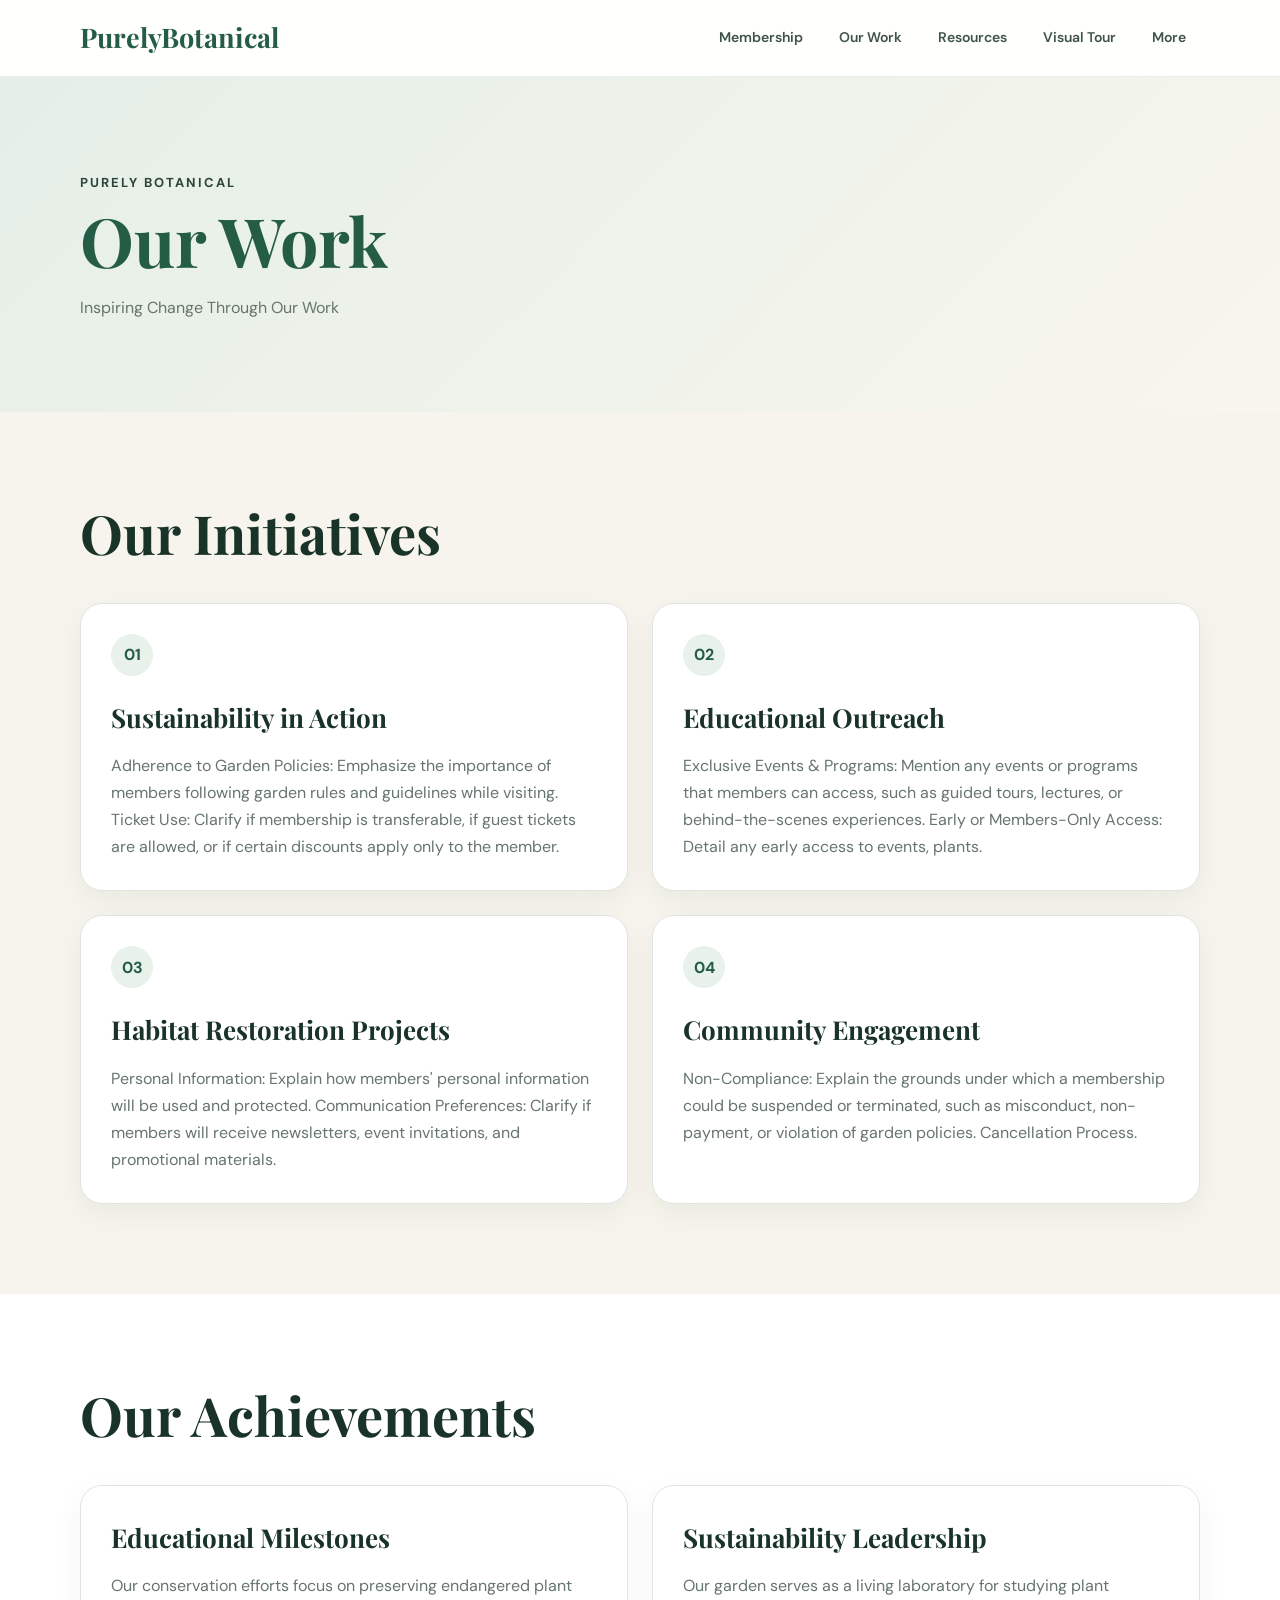
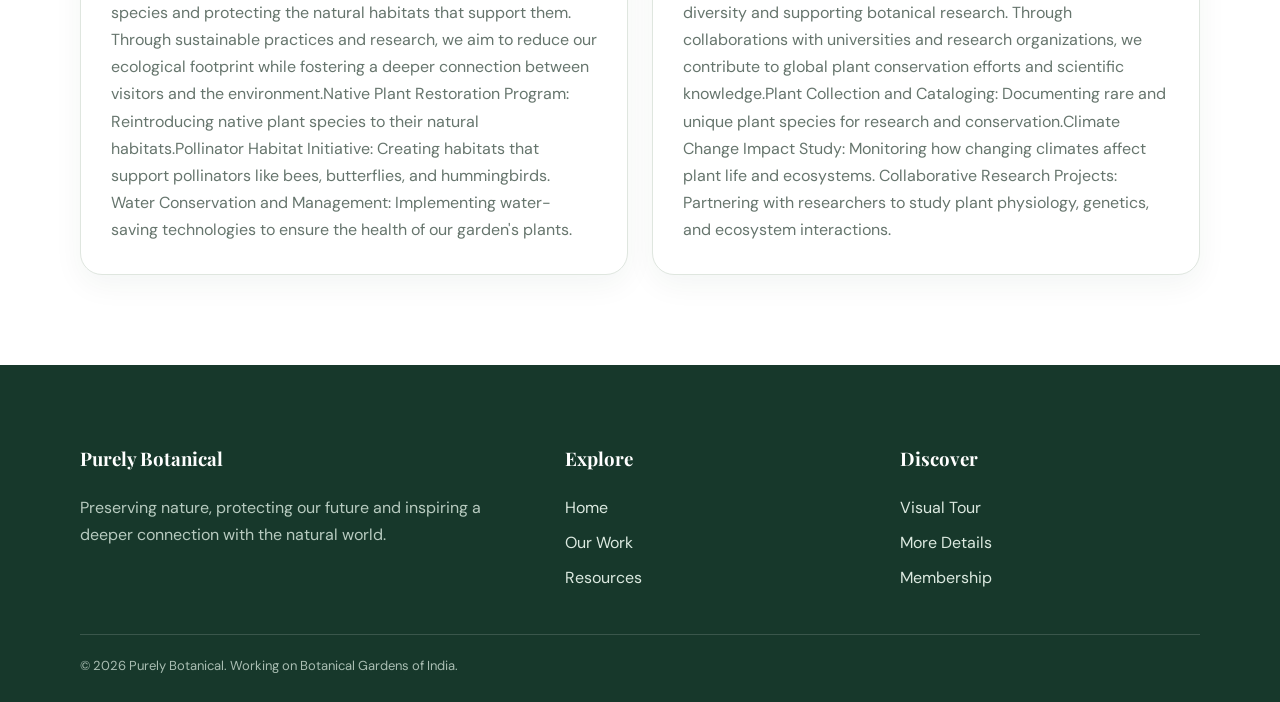
<file: botanical/botanical work.html>
<!doctype html><html lang="en"><head><meta charset="utf-8"><meta name="viewport" content="width=device-width,initial-scale=1"><title>Botanical Work</title><link rel="stylesheet" href="css/style.css"></head><body><header class="site-header"><div class="container nav-wrap"><a class="brand" href="index.html">PurelyBotanical</a><button class="nav-toggle" aria-label="Open menu" aria-expanded="false">☰</button><nav><ul class="nav-links"><li><a href="botanical form.html" class="">Membership</a></li><li><a href="botanical work.html" class="">Our Work</a></li><li><a href="resources.html" class="">Resources</a></li><li><a href="visual tour.html" class="">Visual Tour</a></li><li><a href="botanical details.html" class="">More</a></li></ul></nav></div></header><section class="page-hero"><div class="container reveal"><div class="eyebrow">Purely Botanical</div><h1>Our Work</h1><p>Inspiring Change Through Our Work</p></div></section><section class="section"><div class="container"><div class="section-head reveal"><h2>Our Initiatives</h2></div><div class="cards"><article class="card reveal"><span class="number">01</span><h3>Sustainability in Action</h3><p>Adherence to Garden Policies: Emphasize the importance of members following garden rules and guidelines while visiting. Ticket Use: Clarify if membership is transferable, if guest tickets are allowed, or if certain discounts apply only to the member.</p></article><article class="card reveal"><span class="number">02</span><h3>Educational Outreach</h3><p>Exclusive Events & Programs: Mention any events or programs that members can access, such as guided tours, lectures, or behind-the-scenes experiences. Early or Members-Only Access: Detail any early access to events, plants.</p></article><article class="card reveal"><span class="number">03</span><h3>Habitat Restoration Projects</h3><p>Personal Information: Explain how members' personal information will be used and protected. Communication Preferences: Clarify if members will receive newsletters, event invitations, and promotional materials.</p></article><article class="card reveal"><span class="number">04</span><h3>Community Engagement</h3><p>Non-Compliance: Explain the grounds under which a membership could be suspended or terminated, such as misconduct, non-payment, or violation of garden policies. Cancellation Process.</p></article></div></div></section><section class="section alt"><div class="container"><div class="section-head reveal"><h2>Our Achievements</h2></div><div class="achievement"><article class="card reveal"><h3>Educational Milestones</h3><p>Our conservation efforts focus on preserving endangered plant species and protecting the natural habitats that support them. Through sustainable practices and research, we aim to reduce our ecological footprint while fostering a deeper connection between visitors and the environment.Native Plant Restoration Program: Reintroducing native plant species to their natural habitats.Pollinator Habitat Initiative: Creating habitats that support pollinators like bees, butterflies, and hummingbirds. Water Conservation and Management: Implementing water-saving technologies to ensure the health of our garden's plants.</p></article><article class="card reveal"><h3>Sustainability Leadership</h3><p>Our garden serves as a living laboratory for studying plant diversity and supporting botanical research. Through collaborations with universities and research organizations, we contribute to global plant conservation efforts and scientific knowledge.Plant Collection and Cataloging: Documenting rare and unique plant species for research and conservation.Climate Change Impact Study: Monitoring how changing climates affect plant life and ecosystems. Collaborative Research Projects: Partnering with researchers to study plant physiology, genetics, and ecosystem interactions.</p></article></div></div></section><footer class="footer"><div class="container footer-grid"><div><h3>Purely Botanical</h3><p>Preserving nature, protecting our future and inspiring a deeper connection with the natural world.</p></div><div><h3>Explore</h3><a href="index.html">Home</a><a href="botanical work.html">Our Work</a><a href="resources.html">Resources</a></div><div><h3>Discover</h3><a href="visual tour.html">Visual Tour</a><a href="botanical details.html">More Details</a><a href="botanical form.html">Membership</a></div></div><div class="container copyright">© 2026 Purely Botanical. Working on Botanical Gardens of India.</div></footer><script src="js/script.js"></script></body></html>
</file>
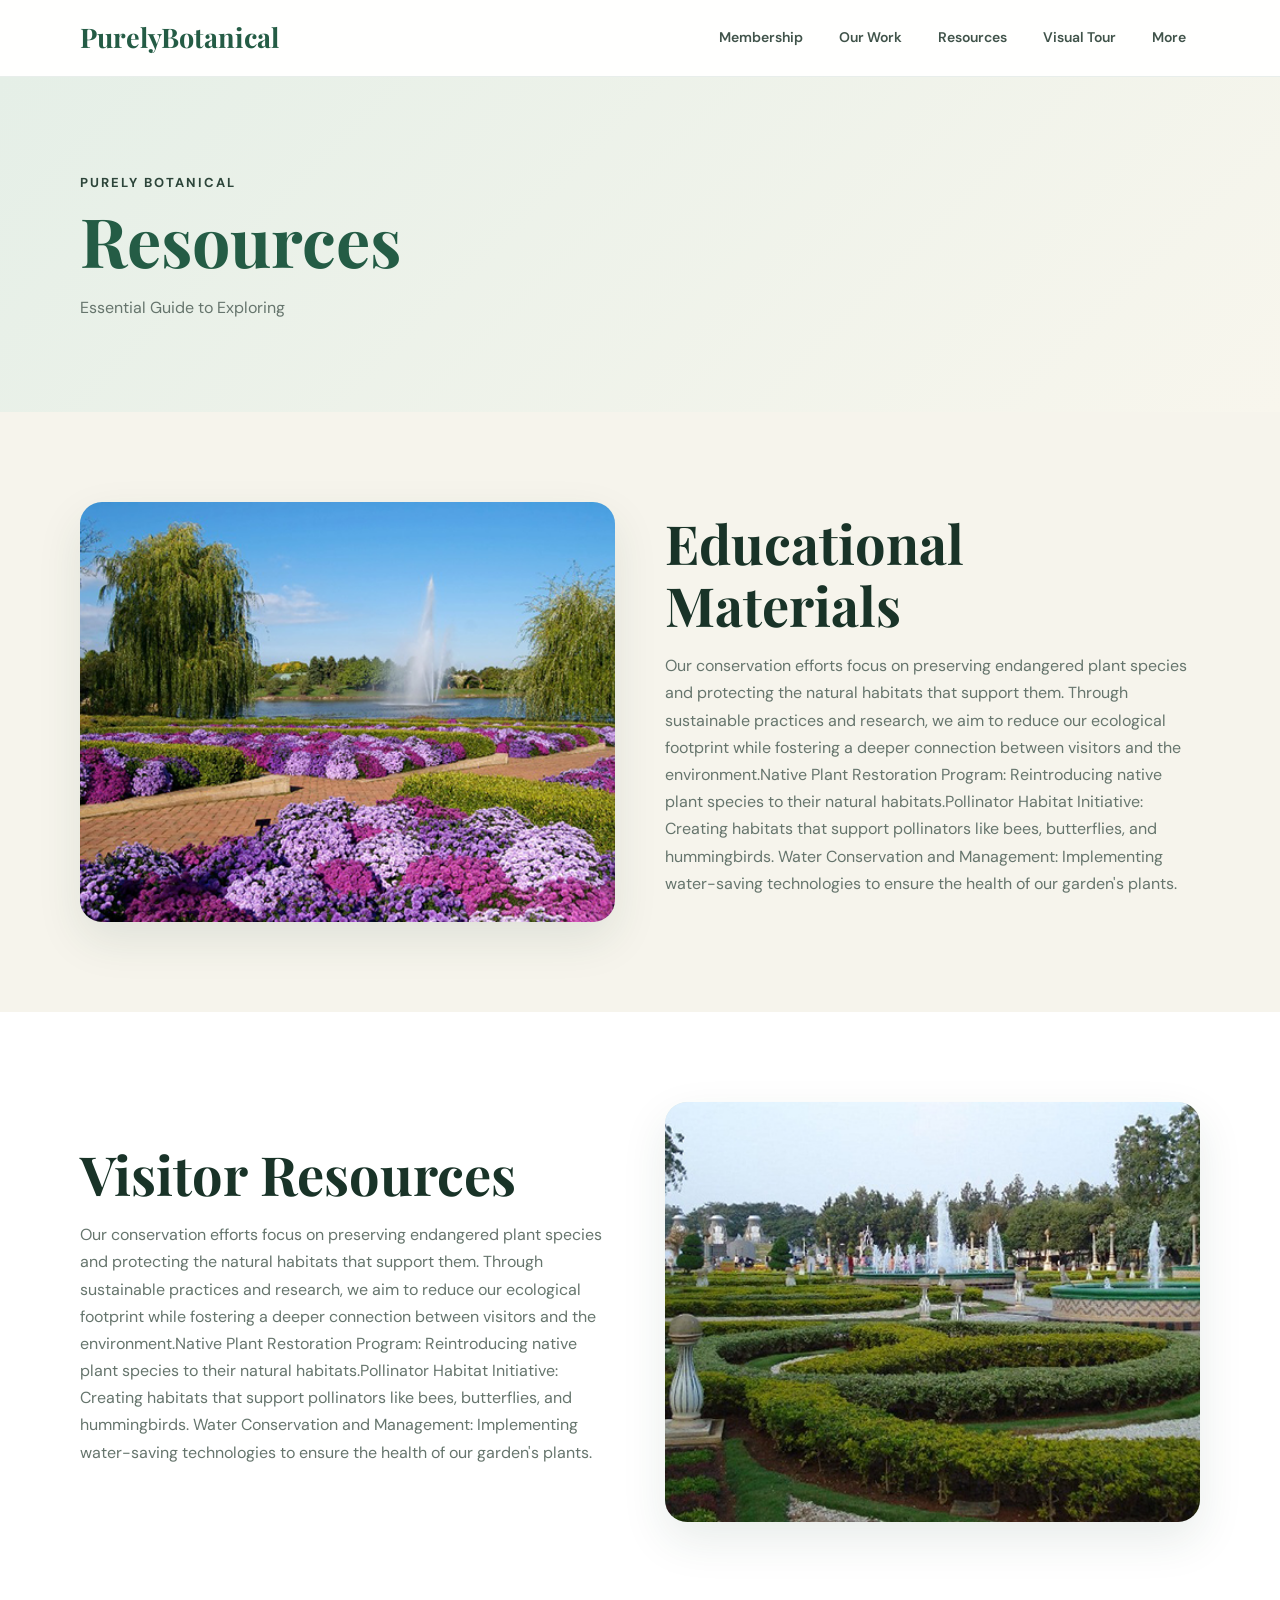
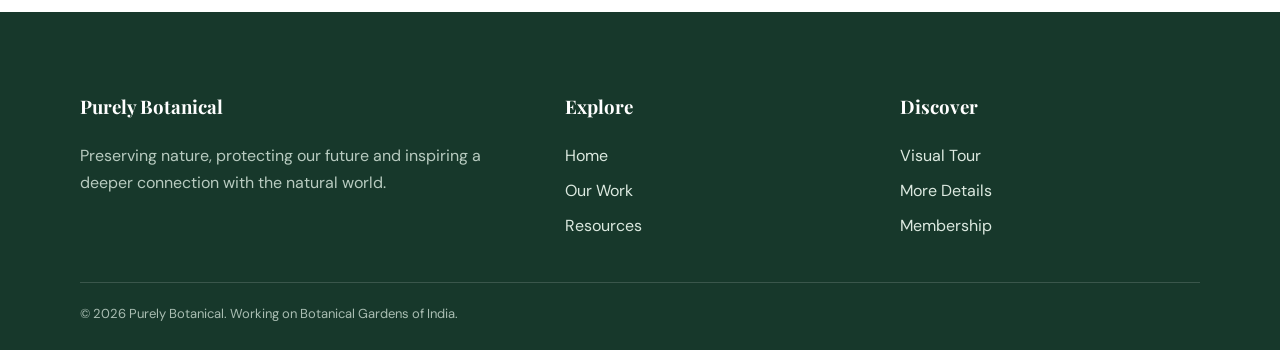
<file: botanical/resources.html>
<!doctype html><html lang="en"><head><meta charset="utf-8"><meta name="viewport" content="width=device-width,initial-scale=1"><title>Resources</title><link rel="stylesheet" href="css/style.css"></head><body><header class="site-header"><div class="container nav-wrap"><a class="brand" href="index.html">PurelyBotanical</a><button class="nav-toggle" aria-label="Open menu" aria-expanded="false">☰</button><nav><ul class="nav-links"><li><a href="botanical form.html" class="">Membership</a></li><li><a href="botanical work.html" class="">Our Work</a></li><li><a href="resources.html" class="">Resources</a></li><li><a href="visual tour.html" class="">Visual Tour</a></li><li><a href="botanical details.html" class="">More</a></li></ul></nav></div></header><section class="page-hero"><div class="container reveal"><div class="eyebrow">Purely Botanical</div><h1>Resources</h1><p>Essential Guide to Exploring</p></div></section><section class="section"><div class="container"><div class="split reveal"><div class="media"><img src="images/bot25.png" alt="Educational materials"></div><div class="copy"><h2>Educational Materials</h2><p>Our conservation efforts focus on preserving endangered plant species and protecting the natural habitats that support them. Through sustainable practices and research, we aim to reduce our ecological footprint while fostering a deeper connection between visitors and the environment.Native Plant Restoration Program: Reintroducing native plant species to their natural habitats.Pollinator Habitat Initiative: Creating habitats that support pollinators like bees, butterflies, and hummingbirds. Water Conservation and Management: Implementing water-saving technologies to ensure the health of our garden's plants.</p></div></div></div></section><section class="section alt"><div class="container"><div class="split reveal"><div class="copy"><h2>Visitor Resources</h2><p>Our conservation efforts focus on preserving endangered plant species and protecting the natural habitats that support them. Through sustainable practices and research, we aim to reduce our ecological footprint while fostering a deeper connection between visitors and the environment.Native Plant Restoration Program: Reintroducing native plant species to their natural habitats.Pollinator Habitat Initiative: Creating habitats that support pollinators like bees, butterflies, and hummingbirds. Water Conservation and Management: Implementing water-saving technologies to ensure the health of our garden's plants.</p></div><div class="media"><img src="images/bot26.png" alt="Visitor resources"></div></div></div></section><footer class="footer"><div class="container footer-grid"><div><h3>Purely Botanical</h3><p>Preserving nature, protecting our future and inspiring a deeper connection with the natural world.</p></div><div><h3>Explore</h3><a href="index.html">Home</a><a href="botanical work.html">Our Work</a><a href="resources.html">Resources</a></div><div><h3>Discover</h3><a href="visual tour.html">Visual Tour</a><a href="botanical details.html">More Details</a><a href="botanical form.html">Membership</a></div></div><div class="container copyright">© 2026 Purely Botanical. Working on Botanical Gardens of India.</div></footer><script src="js/script.js"></script></body></html>
</file>
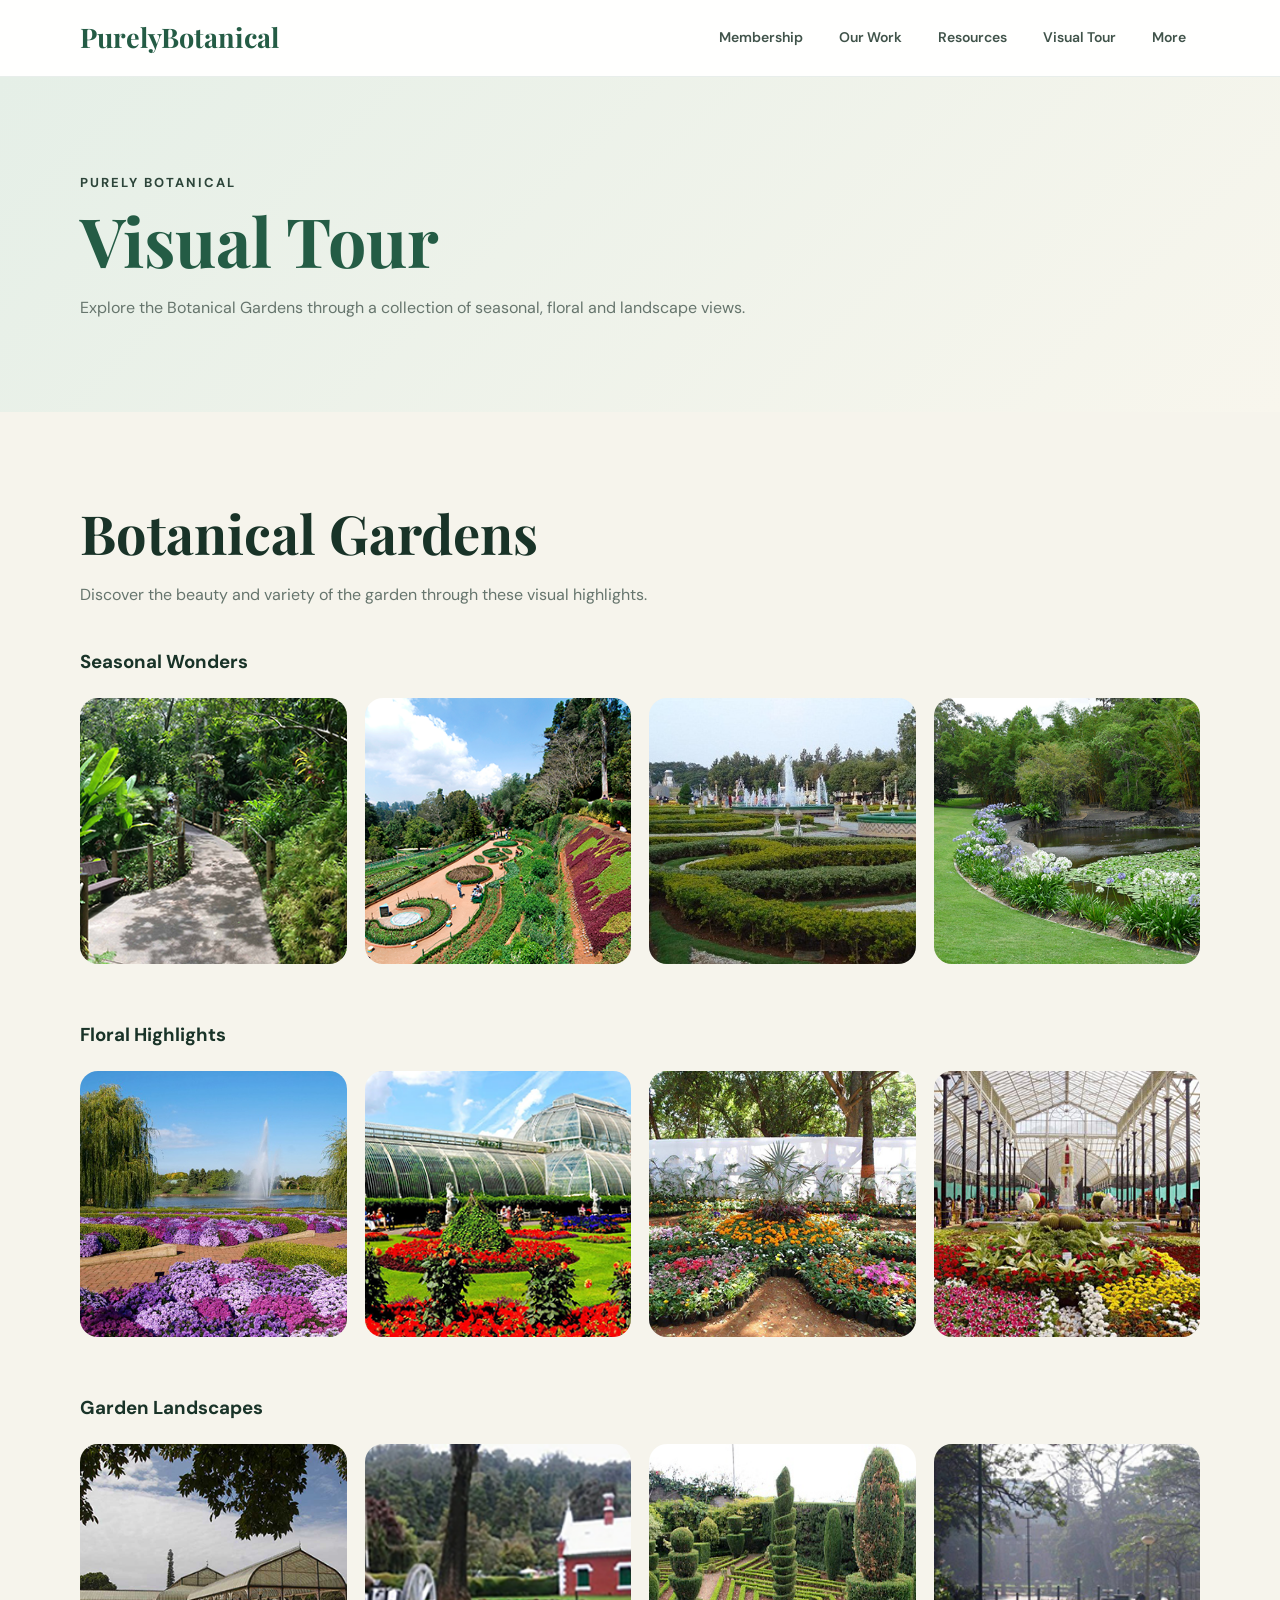
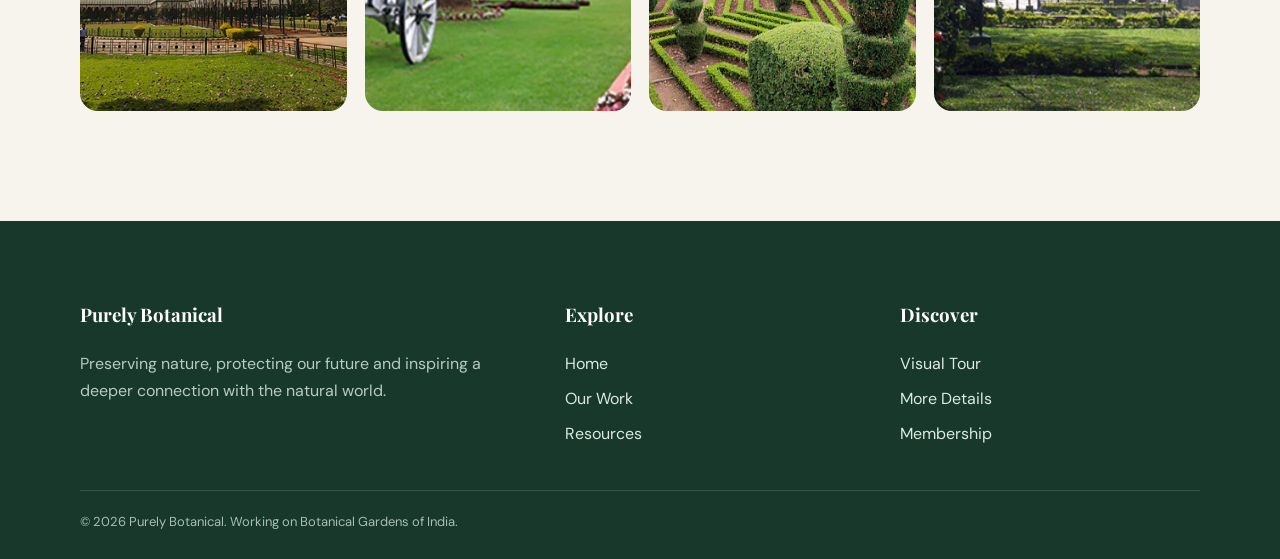
<file: botanical/visual tour.html>
<!doctype html><html lang="en"><head><meta charset="utf-8"><meta name="viewport" content="width=device-width,initial-scale=1"><title>Visual Tour</title><link rel="stylesheet" href="css/style.css"></head><body><header class="site-header"><div class="container nav-wrap"><a class="brand" href="index.html">PurelyBotanical</a><button class="nav-toggle" aria-label="Open menu" aria-expanded="false">☰</button><nav><ul class="nav-links"><li><a href="botanical form.html" class="">Membership</a></li><li><a href="botanical work.html" class="">Our Work</a></li><li><a href="resources.html" class="">Resources</a></li><li><a href="visual tour.html" class="">Visual Tour</a></li><li><a href="botanical details.html" class="">More</a></li></ul></nav></div></header><section class="page-hero"><div class="container reveal"><div class="eyebrow">Purely Botanical</div><h1>Visual Tour</h1><p>Explore the Botanical Gardens through a collection of seasonal, floral and landscape views.</p></div></section><section class="section"><div class="container"><div class="section-head reveal"><h2>Botanical Gardens</h2><p>Discover the beauty and variety of the garden through these visual highlights.</p></div><h3>Seasonal Wonders</h3><div class="gallery" style="margin:20px 0 55px"><figure class="reveal"><img src="images/bot7.png" alt="Seasonal garden"></figure><figure class="reveal"><img src="images/bot28.png" alt="Seasonal plants"></figure><figure class="reveal"><img src="images/bot26.png" alt="Garden flowers"></figure><figure class="reveal"><img src="images/bot32.png" alt="Botanical landscape"></figure></div><h3>Floral Highlights</h3><div class="gallery" style="margin:20px 0 55px"><figure class="reveal"><img src="images/bot25.png" alt="Flowers"></figure><figure class="reveal"><img src="images/bot29.png" alt="Floral highlight"></figure><figure class="reveal"><img src="images/bot30.png" alt="Floral highlight"></figure><figure class="reveal"><img src="images/bot31.png" alt="Floral highlight"></figure></div><h3>Garden Landscapes</h3><div class="gallery" style="margin:20px 0"><figure class="reveal"><img src="images/bot12.png" alt="Landscape"></figure><figure class="reveal"><img src="images/bot14.png" alt="Landscape"></figure><figure class="reveal"><img src="images/bot15.png" alt="Landscape"></figure><figure class="reveal"><img src="images/bot22.png" alt="Landscape"></figure></div></div></section><footer class="footer"><div class="container footer-grid"><div><h3>Purely Botanical</h3><p>Preserving nature, protecting our future and inspiring a deeper connection with the natural world.</p></div><div><h3>Explore</h3><a href="index.html">Home</a><a href="botanical work.html">Our Work</a><a href="resources.html">Resources</a></div><div><h3>Discover</h3><a href="visual tour.html">Visual Tour</a><a href="botanical details.html">More Details</a><a href="botanical form.html">Membership</a></div></div><div class="container copyright">© 2026 Purely Botanical. Working on Botanical Gardens of India.</div></footer><script src="js/script.js"></script></body></html>
</file>
<file: css/style.css>
/* =========================
   RESET
========================= */

* {
    margin: 0;
    padding: 0;
    box-sizing: border-box;
}

html {
    scroll-behavior: smooth;
}

body {
    font-family: "DM Sans", sans-serif;
    background: #f8fbfd;
    color: #18232b;
    line-height: 1.6;
}

a {
    text-decoration: none;
    color: inherit;
}

button {
    font-family: inherit;
}

.container {
    width: min(1120px, 90%);
    margin: auto;
}

.section {
    padding: 120px 0;
}


/* =========================
   TYPOGRAPHY
========================= */

h1,
h2,
h3 {
    line-height: 1.1;
}

h1,
h2 {
    font-family: "Playfair Display", serif;
}

h1 {
    font-size: clamp(3.5rem, 7vw, 6.5rem);
    max-width: 850px;
    letter-spacing: -4px;
}

h1 span,
h2 span {
    color: #6d9fb5;
}

h2 {
    font-size: clamp(2.5rem, 5vw, 4.5rem);
    letter-spacing: -2px;
}

.eyebrow {
    font-size: 0.75rem;
    font-weight: 700;
    letter-spacing: 2px;
    margin-bottom: 25px;
    color: #6d9fb5;
}


/* =========================
   NAVBAR
========================= */

.navbar {
    position: fixed;
    top: 0;
    left: 0;
    width: 100%;
    z-index: 1000;
    padding: 20px 0;
    background: rgba(248, 251, 253, 0.9);
    backdrop-filter: blur(15px);
}

.nav-container {
    display: flex;
    align-items: center;
    justify-content: space-between;
}

.logo {
    width: 48px;
    height: 48px;
    border-radius: 50%;
    background: #18232b;
    color: white;
    display: grid;
    place-items: center;
    font-weight: 700;
    font-size: 18px;
}

.logo span {
    color: #9ec7d8;
}

.nav-menu {
    display: flex;
    gap: 35px;
}

.nav-menu a {
    font-size: 14px;
    font-weight: 500;
    transition: 0.3s;
}

.nav-menu a:hover {
    color: #6d9fb5;
}

.nav-button {
    padding: 12px 22px;
    border: 1px solid #18232b;
    border-radius: 30px;
    font-size: 14px;
    transition: 0.3s;
}

.nav-button:hover {
    background: #18232b;
    color: white;
}

.menu-toggle {
    display: none;
    border: none;
    background: transparent;
    font-size: 25px;
    cursor: pointer;
}


/* =========================
   HERO
========================= */

.hero {
    min-height: 100vh;
    display: flex;
    align-items: center;
    padding-top: 100px;
    overflow: hidden;
}

.hero-container {
    display: grid;
    grid-template-columns: 1.4fr 0.6fr;
    align-items: center;
    gap: 50px;
}

.hero-description {
    max-width: 600px;
    margin: 35px 0;
    color: #60717b;
    font-size: 1.05rem;
}

.hero-buttons {
    display: flex;
    gap: 15px;
    flex-wrap: wrap;
}

.primary-button,
.secondary-button {
    padding: 15px 25px;
    border-radius: 40px;
    font-size: 14px;
    font-weight: 600;
    transition: 0.3s;
}

.primary-button {
    background: #18232b;
    color: white;
}

.primary-button:hover {
    transform: translateY(-3px);
}

.primary-button span {
    margin-left: 10px;
}

.secondary-button {
    border: 1px solid #c5d3d9;
}

.secondary-button:hover {
    border-color: #18232b;
}


/* HERO VISUAL */

.hero-visual {
    height: 500px;
    position: relative;
    display: grid;
    place-items: center;
}

.circle {
    width: 400px;
    height: 400px;
    border-radius: 50%;
    background: #dceef5;
    position: absolute;
}

.hero-card {
    width: 290px;
    padding: 40px;
    background: white;
    border: 1px solid #dce5e9;
    box-shadow: 0 25px 70px rgba(30, 60, 70, 0.12);
    position: relative;
    transform: rotate(5deg);
}

.hero-card p {
    color: #6d9fb5;
    font-size: 12px;
    text-transform: uppercase;
    letter-spacing: 1px;
}

.hero-card h3 {
    font-family: "Playfair Display", serif;
    font-size: 30px;
    margin: 20px 0;
}

.card-line {
    width: 50px;
    height: 2px;
    background: #6d9fb5;
    margin-bottom: 20px;
}

.hero-card span {
    font-size: 9px;
    letter-spacing: 1px;
}


/* =========================
   ABOUT
========================= */

.section-heading {
    max-width: 800px;
}

.about-grid {
    display: grid;
    grid-template-columns: 1fr 1fr;
    gap: 100px;
    margin-top: 70px;
}

.about-text p {
    color: #60717b;
    margin-bottom: 25px;
}

.text-link {
    display: inline-block;
    margin-top: 15px;
    font-weight: 700;
    border-bottom: 1px solid #18232b;
    padding-bottom: 5px;
}

.about-details {
    display: flex;
    flex-direction: column;
    gap: 30px;
}

.detail {
    display: flex;
    gap: 25px;
    padding-bottom: 30px;
    border-bottom: 1px solid #dce5e9;
}

.detail > span {
    color: #6d9fb5;
    font-size: 13px;
}

.detail h3 {
    margin-bottom: 8px;
}

.detail p {
    color: #71818a;
    font-size: 14px;
}


/* =========================
   SKILLS
========================= */

.skills {
    background: #eaf4f8;
}

.center {
    text-align: center;
    margin-left: auto;
    margin-right: auto;
}

.skills-grid {
    display: grid;
    grid-template-columns: repeat(4, 1fr);
    margin-top: 70px;
    border-top: 1px solid #cbdde4;
    border-left: 1px solid #cbdde4;
}

.skill-card {
    padding: 35px;
    min-height: 250px;
    border-right: 1px solid #cbdde4;
    border-bottom: 1px solid #cbdde4;
}

.skill-card > span {
    font-size: 12px;
    color: #6d9fb5;
}

.skill-card h3 {
    margin: 45px 0 15px;
}

.skill-card p {
    color: #647780;
    font-size: 14px;
}

.tools {
    display: flex;
    justify-content: center;
    flex-wrap: wrap;
    gap: 12px;
    margin-top: 45px;
}

.tools span {
    padding: 10px 18px;
    background: white;
    border-radius: 30px;
    font-size: 13px;
}


/* =========================
   PROJECTS
========================= */

.projects-top {
    display: flex;
    justify-content: space-between;
    align-items: end;
    gap: 50px;
}

.projects-intro {
    max-width: 350px;
    color: #687983;
}

.projects-grid {
    display: grid;
    grid-template-columns: repeat(2, 1fr);
    gap: 60px 30px;
    margin-top: 80px;
}

.project-image {
    height: 400px;
    display: grid;
    place-items: center;
    overflow: hidden;
    transition: 0.5s;
}

.project:hover .project-image {
    transform: translateY(-8px);
}

.project-large .project-image {
    height: 500px;
}

.project-blue {
    background: #dceef5;
}

.project-cream {
    background: #f1eadc;
}

.project-pink {
    background: #eadde2;
}

.project-lavender {
    background: #dfdff0;
}

.project-placeholder {
    text-align: center;
    font-family: "Playfair Display", serif;
    font-size: 40px;
    line-height: 1;
    letter-spacing: -2px;
}

.project-info {
    display: flex;
    justify-content: space-between;
    align-items: center;
    padding-top: 20px;
}

.project-type {
    color: #6d9fb5;
    font-size: 10px;
    font-weight: 700;
    letter-spacing: 1.5px;
    margin-bottom: 8px;
}

.project-info h3 {
    font-size: 24px;
}

.project-arrow {
    width: 45px;
    height: 45px;
    border: 1px solid #d4dfe3;
    border-radius: 50%;
    display: grid;
    place-items: center;
    transition: 0.3s;
}

.project:hover .project-arrow {
    background: #18232b;
    color: white;
}

.project-bakery {
    position: relative;
    background-image: url("../images/b20.jpg");
    background-size: cover;
    background-position: center;
    overflow: hidden;
}

/* Dark overlay */
.project-bakery::before {
    content: "";
    position: absolute;
    inset: 0;
    background: rgba(0, 0, 0, 0.45);
    z-index: 1;
}

/* Text stays above overlay */
.project-bakery .project-placeholder {
    position: relative;
    z-index: 2;
    color: white;
    font-size: 2rem;
    font-weight: 600;
}

.project-bakery::before {
    content: "";
    position: absolute;
    inset: 0;
    background: rgba(0, 0, 0, 0.40);
    z-index: 1;
    transition: background 0.4s ease;
}

.project-bakery:hover::before {
    background: rgba(0, 0, 0, 0.60);
}


.project-botanical {
    position: relative;
    background-image: url("../images/bot1.jpg");
    background-size: cover;
    background-position: center;
    overflow: hidden;
}

/* Dark overlay */
.project-botanical::before {
    content: "";
    position: absolute;
    inset: 0;
    background: rgba(0, 0, 0, 0.45);
    z-index: 1;
}

/* Text stays above overlay */
.project-botanical .project-placeholder {
    position: relative;
    z-index: 2;
    color: white;
    font-size: 2rem;
    font-weight: 600;
}

.project-botanical::before {
    content: "";
    position: absolute;
    inset: 0;
    background: rgba(0, 0, 0, 0.40);
    z-index: 1;
    transition: background 0.4s ease;
}

.project-b:hover::before {
    background: rgba(0, 0, 0, 0.60);
}


.project-Disney {
    position: relative;
    background-image: url("../images/disney1.jpg");
    background-size: cover;
    background-position: center;
    overflow: hidden;
}

/* Dark overlay */
.project-Disney::before {
    content: "";
    position: absolute;
    inset: 0;
    background: rgba(0, 0, 0, 0.45);
    z-index: 1;
}

/* Text stays above overlay */
.project-Disney .project-placeholder {
    position: relative;
    z-index: 2;
    color: white;
    font-size: 2rem;
    font-weight: 600;
}

.project-Disney::before {
    content: "";
    position: absolute;
    inset: 0;
    background: rgba(0, 0, 0, 0.40);
    z-index: 1;
    transition: background 0.4s ease;
}

.project-Freshcart {
    position: relative;
    background-image: url("../images/fresh.jpg");
    background-size: cover;
    background-position: center;
    overflow: hidden;
}

/* Dark overlay */
.project-Freshcart::before {
    content: "";
    position: absolute;
    inset: 0;
    background: rgba(0, 0, 0, 0.45);
    z-index: 1;
}

/* Text stays above overlay */
.project-Freshcart .project-placeholder {
    position: relative;
    z-index: 2;
    color: white;
    font-size: 2rem;
    font-weight: 600;
}

.project-Freshcart:before {
    content: "";
    position: absolute;
    inset: 0;
    background: rgba(0, 0, 0, 0.40);
    z-index: 1;
    transition: background 0.4s ease;
}

.project-b:hover::before {
    background: rgba(0, 0, 0, 0.60);
}
/* =========================
   PROCESS
========================= */

.process {
    background: #18232b;
    color: white;
}

.process .eyebrow {
    color: #9ec7d8;
}

.process h2 span {
    color: #9ec7d8;
}

.process-grid {
    display: grid;
    grid-template-columns: repeat(4, 1fr);
    margin-top: 70px;
    border-top: 1px solid #45535a;
}

.process-item {
    padding: 35px 25px;
    border-right: 1px solid #45535a;
}

.process-item:first-child {
    border-left: 1px solid #45535a;
}

.process-item span {
    color: #9ec7d8;
    font-size: 12px;
}

.process-item h3 {
    margin: 50px 0 15px;
    font-size: 22px;
}

.process-item p {
    color: #b2bec3;
    font-size: 14px;
}


/* =========================
   CONTACT
========================= */

.contact {
    background: #dceef5;
}

.contact-container {
    display: grid;
    grid-template-columns: 1.2fr 0.8fr;
    gap: 100px;
    align-items: center;
}

.contact-right > p {
    color: #60717b;
    margin-bottom: 30px;
}

.email {
    display: inline-block;
    font-family: "Playfair Display", serif;
    font-size: clamp(1.5rem, 3vw, 2.5rem);
    border-bottom: 1px solid #18232b;
    padding-bottom: 5px;
}

.social-links {
    display: flex;
    gap: 25px;
    margin-top: 40px;
}

.social-links a {
    font-size: 14px;
    font-weight: 600;
}


/* =========================
   FOOTER
========================= */

footer {
    background: #18232b;
    color: #aebbc0;
    padding: 25px 0;
    font-size: 12px;
}

.footer-container {
    display: flex;
    justify-content: space-between;
}


/* =========================
   RESPONSIVE
========================= */

@media (max-width: 900px) {

    .nav-menu {
        position: absolute;
        top: 85px;
        left: 5%;
        width: 90%;
        background: white;
        padding: 25px;
        flex-direction: column;
        gap: 20px;
        display: none;
        box-shadow: 0 15px 40px rgba(0, 0, 0, 0.08);
    }

    .nav-menu.active {
        display: flex;
    }

    .nav-button {
        display: none;
    }

    .menu-toggle {
        display: block;
    }

    .hero-container,
    .about-grid,
    .contact-container {
        grid-template-columns: 1fr;
    }

    .hero {
        padding-top: 150px;
    }

    .hero-visual {
        height: 400px;
    }

    .skills-grid,
    .process-grid {
        grid-template-columns: repeat(2, 1fr);
    }

    .projects-grid {
        gap: 45px 20px;
    }

    .contact-container {
        gap: 50px;
    }
}


@media (max-width: 600px) {

    .section {
        padding: 80px 0;
    }

    h1 {
        letter-spacing: -2px;
    }

    h2 {
        letter-spacing: -1px;
    }

    .hero-description {
        font-size: 0.95rem;
    }

    .hero-visual {
        height: 350px;
    }

    .circle {
        width: 280px;
        height: 280px;
    }

    .hero-card {
        width: 240px;
        padding: 30px;
    }

    .about-grid {
        gap: 50px;
    }

    .skills-grid,
    .projects-grid,
    .process-grid {
        grid-template-columns: 1fr;
    }

    .skill-card {
        min-height: auto;
    }

    .project-image,
    .project-large .project-image {
        height: 350px;
    }

    .projects-top {
        display: block;
    }

    .projects-intro {
        margin-top: 25px;
    }

    .process-item:first-child {
        border-left: none;
    }

    .process-item {
        border-right: none;
        border-bottom: 1px solid #45535a;
    }

    .footer-container {
        flex-direction: column;
        gap: 10px;
    }

}


/* =========================
   PREMIUM SCROLL ANIMATIONS
========================= */

.reveal,
.reveal-item,
.reveal-stagger {
    opacity: 0;
    transition:
        opacity 0.8s ease,
        transform 0.8s cubic-bezier(0.22, 1, 0.36, 1);
}

.reveal-up {
    transform: translateY(45px);
}

.reveal-left {
    transform: translateX(-55px);
}

.reveal-right {
    transform: translateX(55px);
}

.reveal.show,
.reveal-item.show,
.reveal-stagger.show {
    opacity: 1;
    transform: translate(0, 0);
}

/* Skills cards appear one after another */
.skills-grid > .skill-card {
    opacity: 0;
    transform: translateY(35px);
    transition:
        opacity 0.7s ease,
        transform 0.7s cubic-bezier(0.22, 1, 0.36, 1);
}

.skills-grid.show > .skill-card:nth-child(1) { transition-delay: 0.05s; }
.skills-grid.show > .skill-card:nth-child(2) { transition-delay: 0.15s; }
.skills-grid.show > .skill-card:nth-child(3) { transition-delay: 0.25s; }
.skills-grid.show > .skill-card:nth-child(4) { transition-delay: 0.35s; }

.skills-grid.show > .skill-card {
    opacity: 1;
    transform: translateY(0);
}

/* Tool tags appear one after another */
.tools > span {
    opacity: 0;
    transform: translateY(15px);
    transition: opacity 0.5s ease, transform 0.5s ease;
}

.tools.show > span:nth-child(1) { transition-delay: 0.05s; }
.tools.show > span:nth-child(2) { transition-delay: 0.10s; }
.tools.show > span:nth-child(3) { transition-delay: 0.15s; }
.tools.show > span:nth-child(4) { transition-delay: 0.20s; }
.tools.show > span:nth-child(5) { transition-delay: 0.25s; }
.tools.show > span:nth-child(6) { transition-delay: 0.30s; }
.tools.show > span:nth-child(7) { transition-delay: 0.35s; }
.tools.show > span:nth-child(8) { transition-delay: 0.40s; }
.tools.show > span:nth-child(9) { transition-delay: 0.45s; }
.tools.show > span:nth-child(10) { transition-delay: 0.50s; }

.tools.show > span {
    opacity: 1;
    transform: translateY(0);
}

/* Project cards reveal with a gentle lift */
.projects-grid > .project {
    opacity: 0;
    transform: translateY(45px);
    transition:
        opacity 0.8s ease,
        transform 0.8s cubic-bezier(0.22, 1, 0.36, 1);
}

.projects-grid.show > .project:nth-child(1) { transition-delay: 0.05s; }
.projects-grid.show > .project:nth-child(2) { transition-delay: 0.15s; }
.projects-grid.show > .project:nth-child(3) { transition-delay: 0.25s; }
.projects-grid.show > .project:nth-child(4) { transition-delay: 0.35s; }

.projects-grid.show > .project {
    opacity: 1;
    transform: translateY(0);
}

/* Process items reveal one after another */
.process-grid > .process-item {
    opacity: 0;
    transform: translateY(30px);
    transition:
        opacity 0.7s ease,
        transform 0.7s cubic-bezier(0.22, 1, 0.36, 1);
}

.process-grid.show > .process-item:nth-child(1) { transition-delay: 0.05s; }
.process-grid.show > .process-item:nth-child(2) { transition-delay: 0.15s; }
.process-grid.show > .process-item:nth-child(3) { transition-delay: 0.25s; }
.process-grid.show > .process-item:nth-child(4) { transition-delay: 0.35s; }

.process-grid.show > .process-item {
    opacity: 1;
    transform: translateY(0);
}

/* Gentle floating effect for the hero card */
.hero-card {
    animation: heroFloat 5s ease-in-out infinite;
}

@keyframes heroFloat {
    0%, 100% {
        transform: rotate(5deg) translateY(0);
    }
    50% {
        transform: rotate(5deg) translateY(-8px);
    }
}

/* Accessibility */
@media (prefers-reduced-motion: reduce) {
    html {
        scroll-behavior: auto;
    }

    .reveal,
    .reveal-item,
    .reveal-stagger,
    .skills-grid > .skill-card,
    .tools > span,
    .projects-grid > .project,
    .process-grid > .process-item {
        opacity: 1;
        transform: none;
        transition: none;
    }

    .hero-card {
        animation: none;
    }
}
</file>
<file: botanical/css/style.css>
@import url('https://fonts.googleapis.com/css2?family=DM+Sans:wght@400;500;600;700&family=Playfair+Display:wght@600;700&display=swap');
:root{--green:#245c45;--green2:#3f8060;--cream:#f6f4ec;--ink:#193328;--muted:#66756d;--white:#fff;--line:#dfe6df;--shadow:0 18px 45px rgba(26,65,48,.10);--radius:22px}*{box-sizing:border-box}html{scroll-behavior:smooth}body{margin:0;font-family:'DM Sans',Arial,sans-serif;color:var(--ink);background:var(--cream);line-height:1.7;overflow-x:hidden}img{max-width:100%;display:block}a{text-decoration:none;color:inherit}.container{width:min(1120px,92%);margin:auto}.site-header{position:sticky;top:0;z-index:1000;background:rgba(255,255,255,.94);backdrop-filter:blur(12px);border-bottom:1px solid rgba(36,92,69,.1)}.nav-wrap{min-height:76px;display:flex;align-items:center;justify-content:space-between;gap:25px}.brand{font-family:'Playfair Display',serif;font-size:27px;color:var(--green);font-weight:700}.nav-toggle{display:none;border:0;background:transparent;font-size:28px;color:var(--green);cursor:pointer}.nav-links{display:flex;gap:8px;align-items:center;list-style:none;margin:0;padding:0}.nav-links a{display:block;padding:10px 14px;border-radius:999px;font-weight:600;font-size:14px;color:#40534a}.nav-links a:hover,.nav-links a.active{background:#e9f1eb;color:var(--green)}.back-link{font-size:14px;color:var(--green);font-weight:700}.hero{min-height:650px;background:linear-gradient(90deg,rgba(12,38,27,.78),rgba(12,38,27,.32)),url('../images/bot7.png') center/cover no-repeat;display:grid;place-items:center;color:#fff}.hero-inner{padding:90px 0;max-width:900px}.eyebrow{text-transform:uppercase;letter-spacing:2px;font-size:13px;font-weight:700;opacity:.9}.hero h1,.page-hero h1{font-family:'Playfair Display',serif;line-height:1.12;font-size:clamp(42px,7vw,78px);margin:16px 0}.hero p{font-size:19px;max-width:680px}.btn{display:inline-flex;align-items:center;justify-content:center;margin-top:20px;padding:13px 22px;border-radius:999px;background:#fff;color:var(--green);font-weight:700;transition:.25s}.btn:hover{transform:translateY(-2px);box-shadow:0 10px 25px rgba(0,0,0,.15)}.section{padding:90px 0}.section.alt{background:#fff}.section-head{max-width:760px;margin-bottom:38px}.section-head h2,.section h2{font-family:'Playfair Display',serif;font-size:clamp(34px,5vw,54px);line-height:1.15;margin:0 0 15px}.section-head p{color:var(--muted)}.split{display:grid;grid-template-columns:1fr 1fr;gap:50px;align-items:center}.media{min-height:420px;border-radius:var(--radius);overflow:hidden;box-shadow:var(--shadow);background:#dfe9df}.media img{width:100%;height:100%;min-height:420px;object-fit:cover}.copy p{color:var(--muted)}.cards{display:grid;grid-template-columns:repeat(2,1fr);gap:24px}.cards.three{grid-template-columns:repeat(3,1fr)}.card{background:#fff;border:1px solid var(--line);border-radius:var(--radius);padding:30px;box-shadow:0 10px 30px rgba(26,65,48,.05);transition:.25s}.card:hover{transform:translateY(-5px);box-shadow:var(--shadow)}.card h3{font-family:'Playfair Display',serif;font-size:26px;margin:0 0 12px}.card p{margin:0;color:var(--muted)}.number{display:inline-grid;place-items:center;width:42px;height:42px;border-radius:50%;background:#e8f1ea;color:var(--green);font-weight:700;margin-bottom:20px}.garden-card{padding:0;overflow:hidden}.garden-card img{height:220px;width:100%;object-fit:cover}.garden-card .card-body{padding:25px}.page-hero{padding:95px 0 75px;background:linear-gradient(135deg,#e5efe7,#f8f6ed)}.page-hero h1{font-size:clamp(42px,6vw,68px);color:var(--green);margin:8px 0}.page-hero p{color:var(--muted);max-width:700px}.content-block{max-width:900px}.content-block p{color:var(--muted)}.policy-grid{display:grid;grid-template-columns:repeat(2,1fr);gap:22px}.policy-card{background:#fff;border-radius:18px;padding:28px;border:1px solid var(--line)}.policy-card h3{margin-top:0;font-family:'Playfair Display',serif}.form-card{max-width:760px;background:#fff;padding:35px;border-radius:var(--radius);box-shadow:var(--shadow)}.form-grid{display:grid;grid-template-columns:1fr 1fr;gap:20px}.field label{display:block;font-weight:700;margin-bottom:6px}.field input{width:100%;padding:13px 14px;border:1px solid #ccd8d0;border-radius:12px;font:inherit;outline:none}.field input:focus{border-color:var(--green);box-shadow:0 0 0 3px rgba(36,92,69,.1)}.submit{border:0;cursor:pointer;background:var(--green);color:#fff;padding:14px 24px;border-radius:999px;font-weight:700;margin-top:22px}.gallery{display:grid;grid-template-columns:repeat(4,1fr);gap:18px}.gallery figure{margin:0;overflow:hidden;border-radius:18px;background:#dfe9df;aspect-ratio:1/1;cursor:pointer}.gallery img{width:100%;height:100%;object-fit:cover;transition:.4s}.gallery figure:hover img{transform:scale(1.07)}.achievement{display:grid;grid-template-columns:repeat(2,1fr);gap:24px}.footer{background:#17382b;color:#dce9e0;padding:60px 0 25px}.footer-grid{display:grid;grid-template-columns:1.5fr 1fr 1fr;gap:35px}.footer h3{font-family:'Playfair Display',serif;color:#fff}.footer p{color:#b8cbc0}.footer a{display:block;margin:8px 0;color:#dce9e0}.copyright{border-top:1px solid rgba(255,255,255,.15);margin-top:35px;padding-top:20px;font-size:13px;color:#a9bdb2}.reveal{opacity:0;transform:translateY(25px);transition:.7s ease}.reveal.visible{opacity:1;transform:none}@media(max-width:900px){.nav-toggle{display:block}.nav-links{position:absolute;top:76px;left:0;right:0;background:#fff;padding:12px 4%;display:none;flex-direction:column;align-items:stretch;border-bottom:1px solid var(--line);box-shadow:0 15px 30px rgba(0,0,0,.08)}.nav-links.open{display:flex}.nav-links a{border-radius:10px}.split{grid-template-columns:1fr;gap:30px}.cards.three{grid-template-columns:1fr 1fr}.gallery{grid-template-columns:1fr 1fr}.footer-grid{grid-template-columns:1fr 1fr}}@media(max-width:600px){.nav-wrap{min-height:68px}.nav-links{top:68px}.brand{font-size:23px}.hero{min-height:590px}.hero-inner{padding:70px 0}.hero p{font-size:16px}.section{padding:65px 0}.cards,.cards.three,.policy-grid,.achievement,.form-grid{grid-template-columns:1fr}.media,.media img{min-height:300px}.gallery{grid-template-columns:1fr 1fr;gap:10px}.gallery figure{border-radius:12px}.footer-grid{grid-template-columns:1fr}.page-hero{padding:70px 0 55px}.page-hero h1{font-size:43px}.form-card{padding:23px}}
@media(prefers-reduced-motion:reduce){html{scroll-behavior:auto}.reveal{opacity:1;transform:none;transition:none}}
</file>
